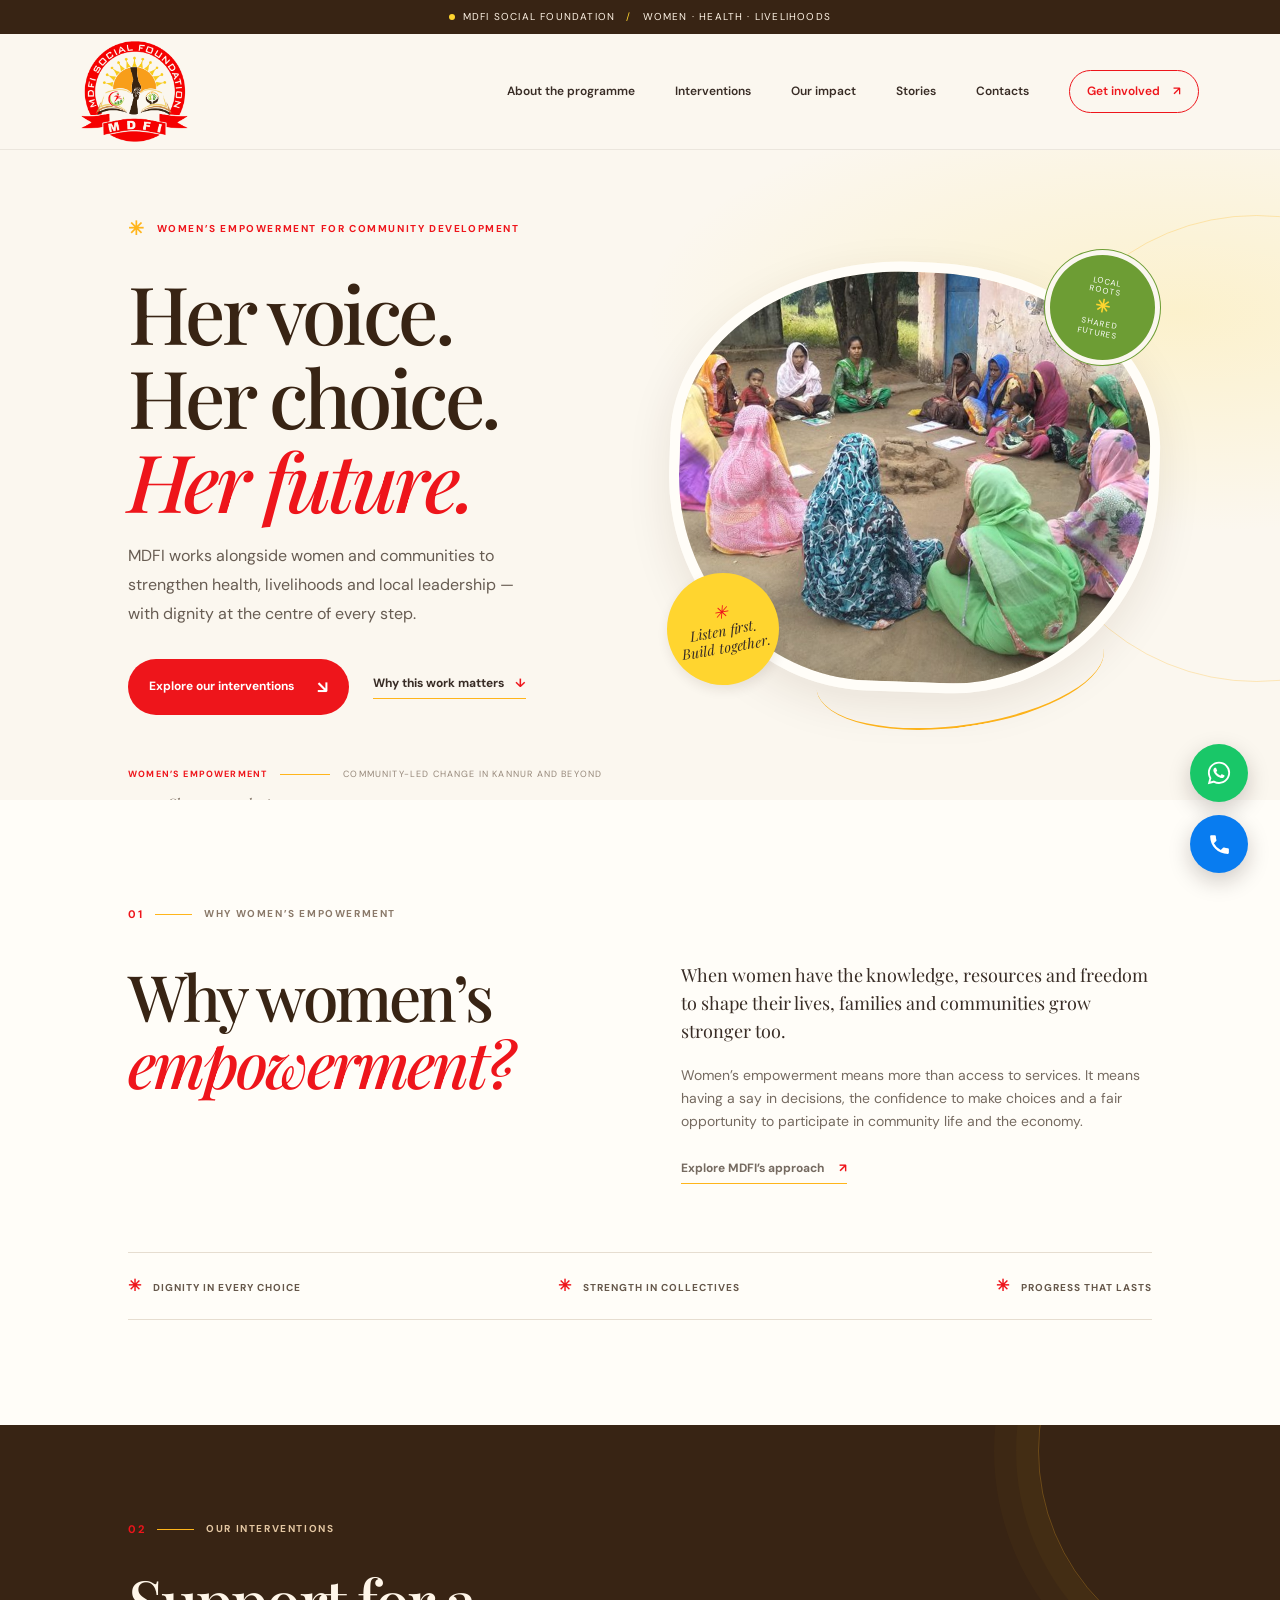
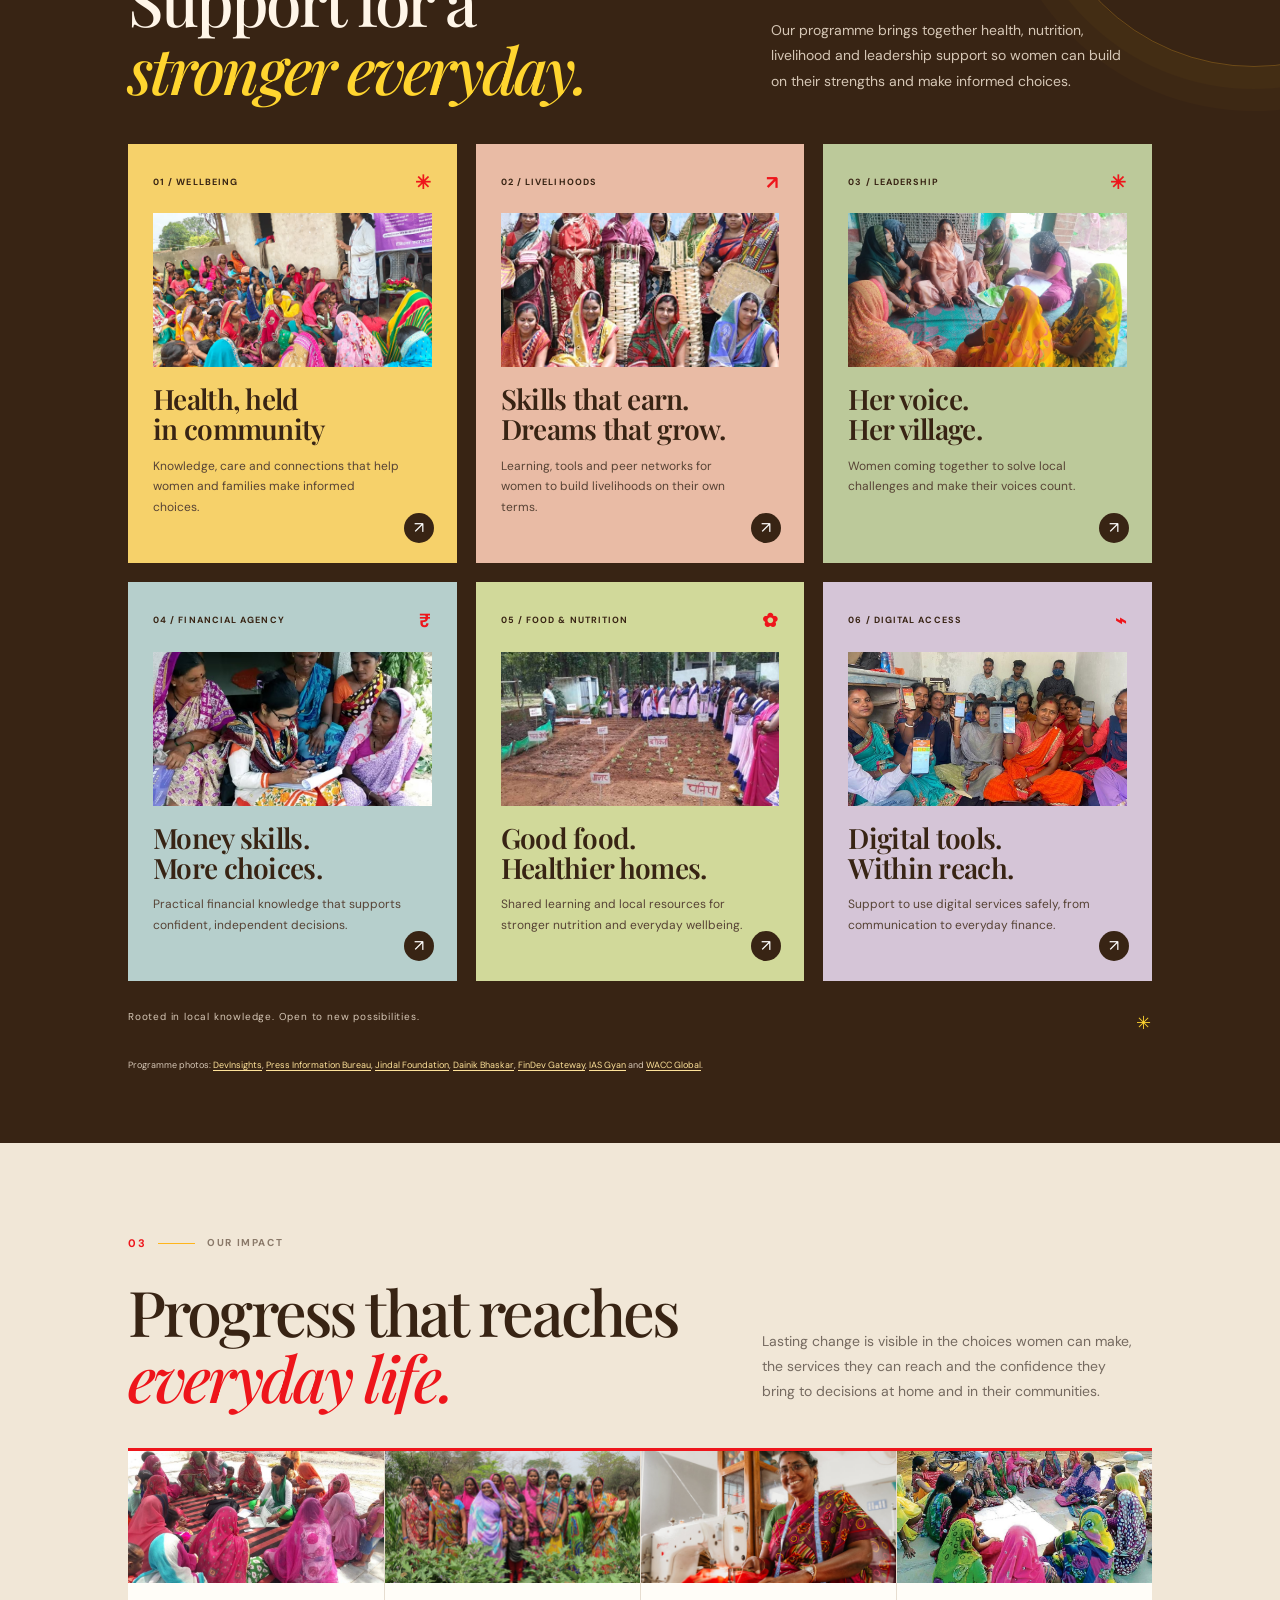
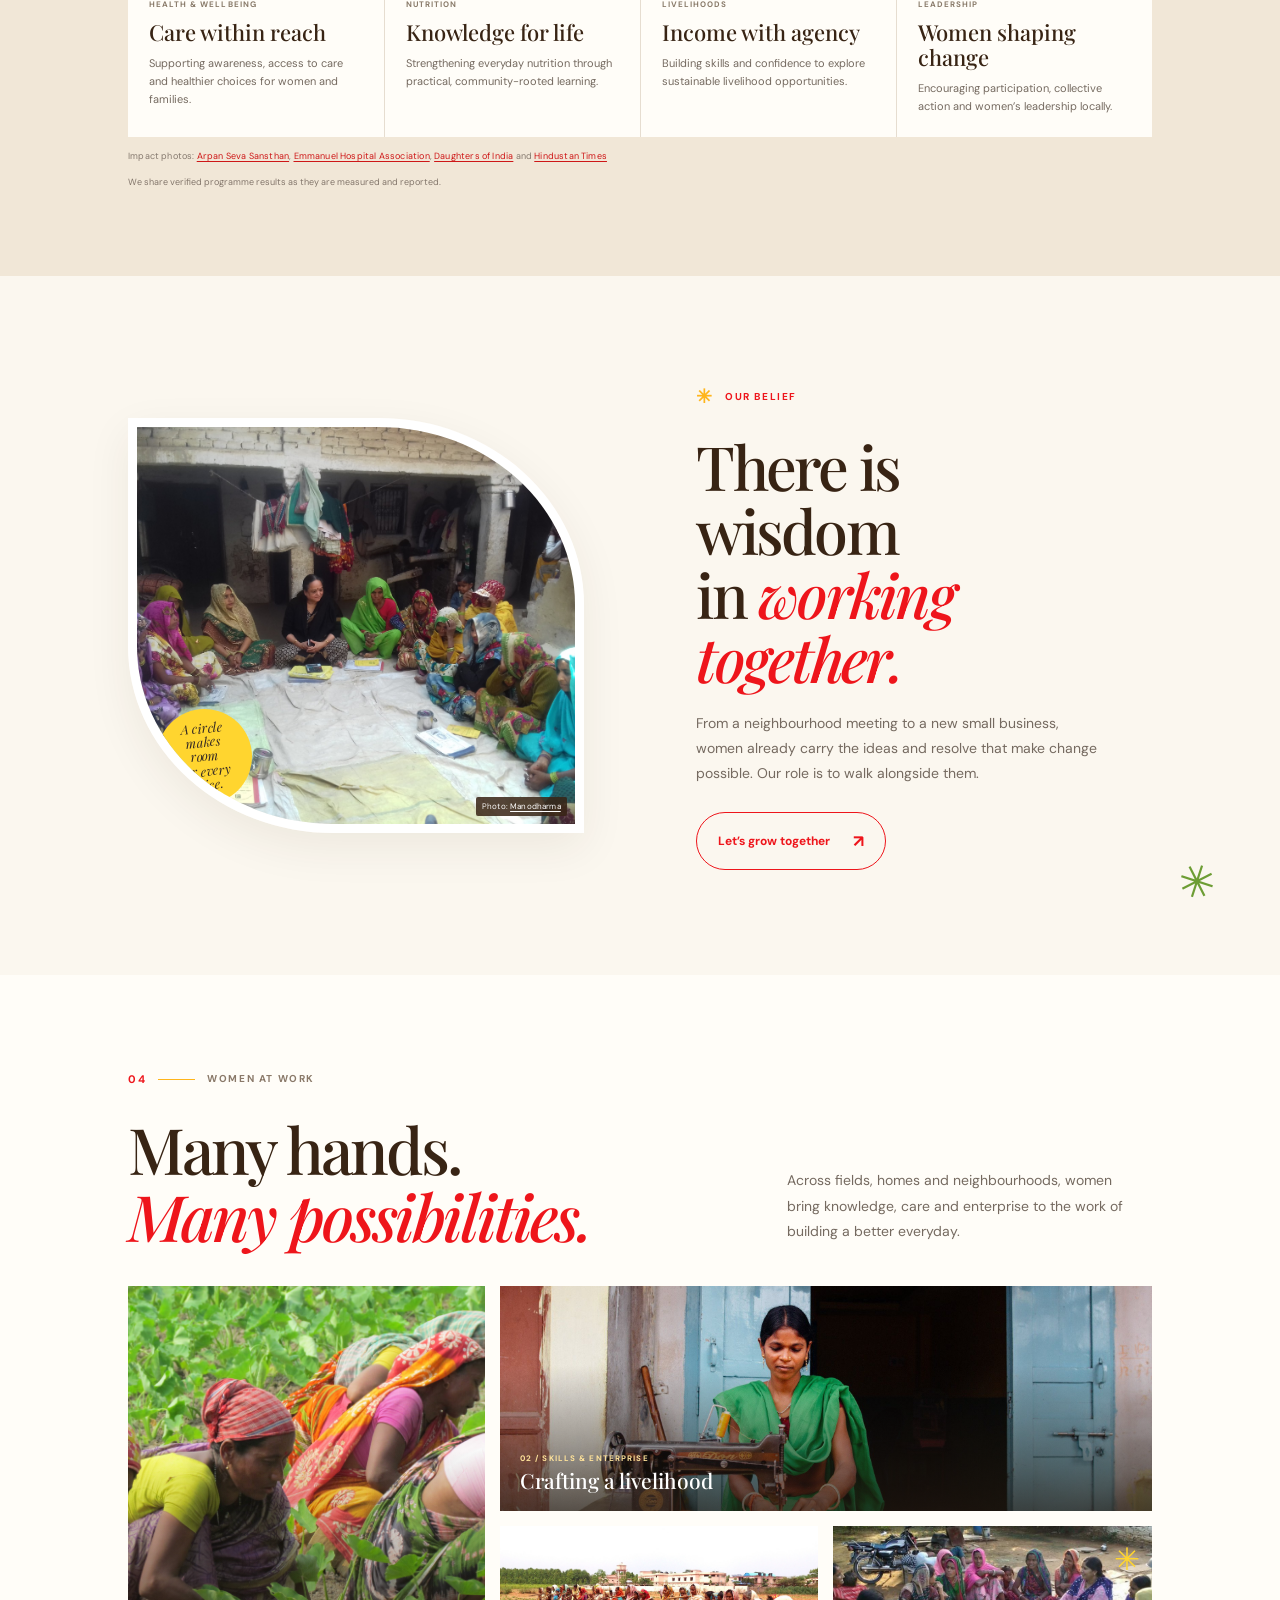
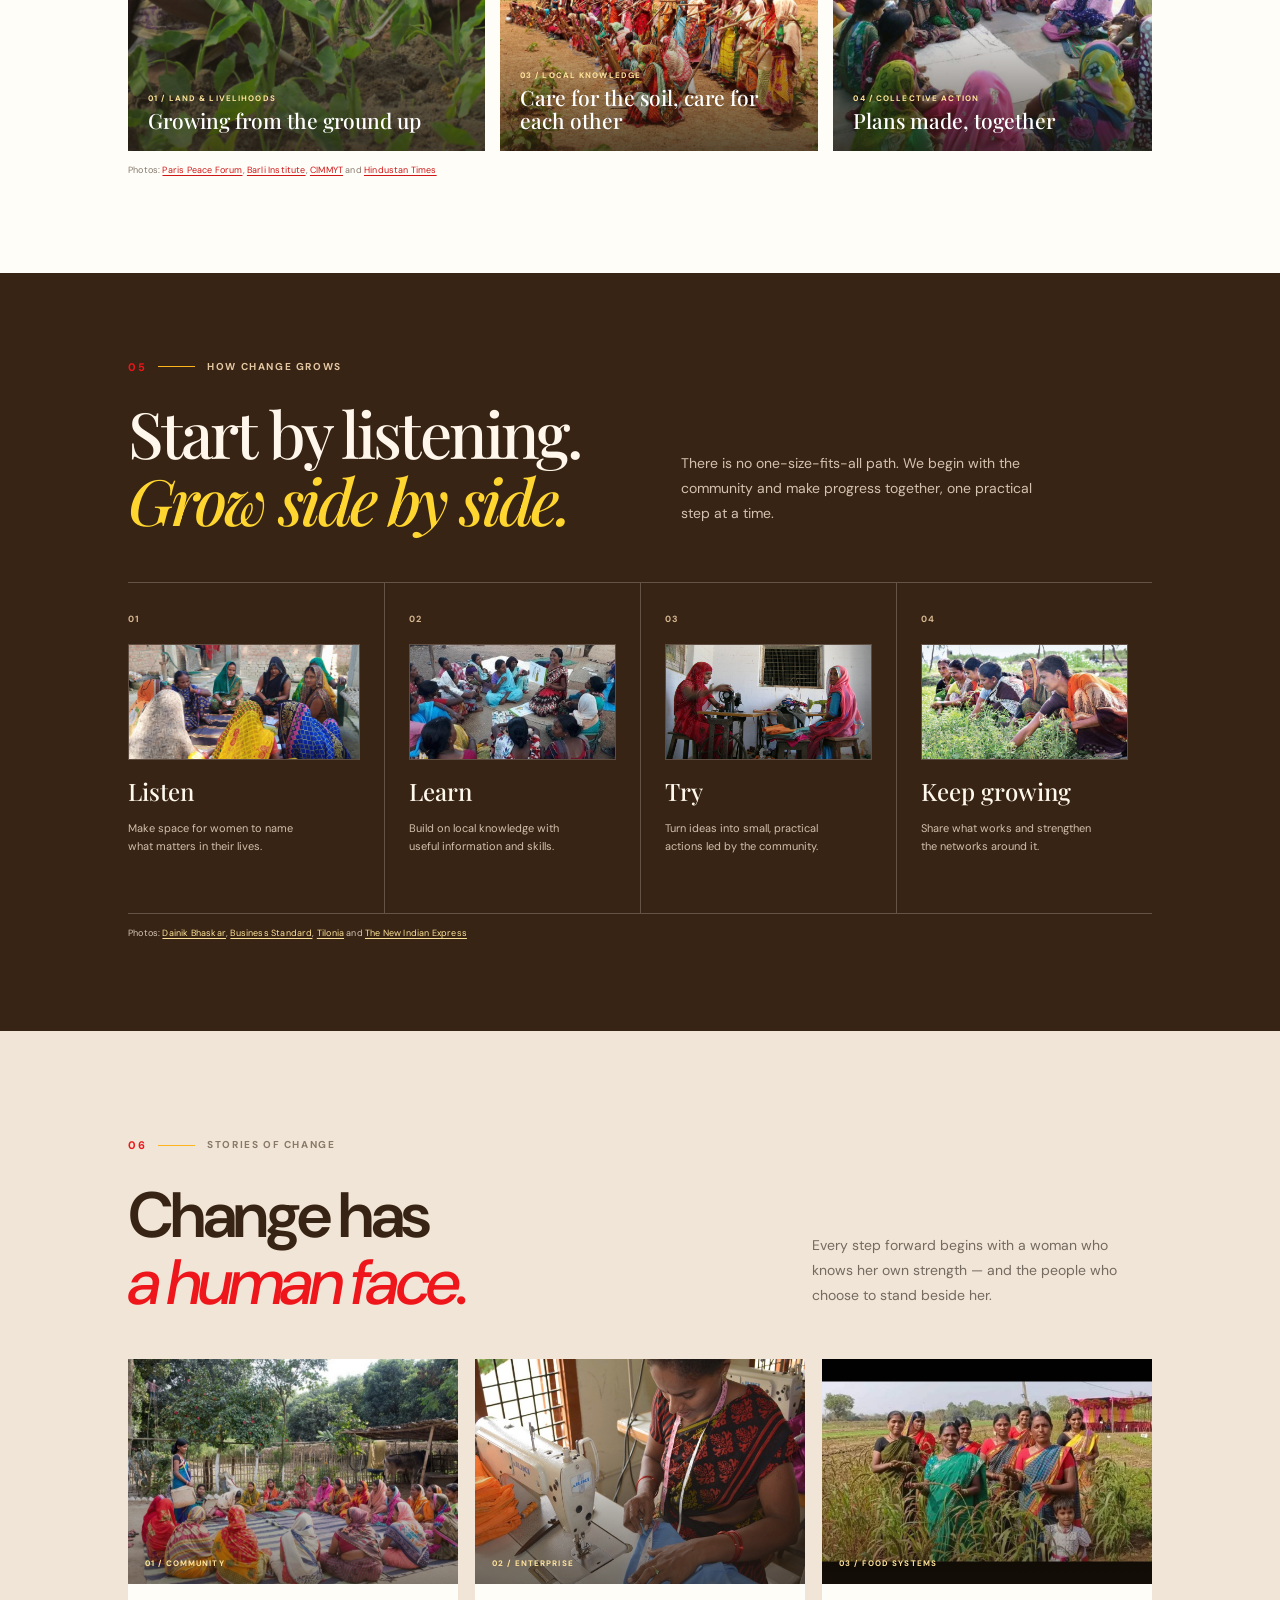
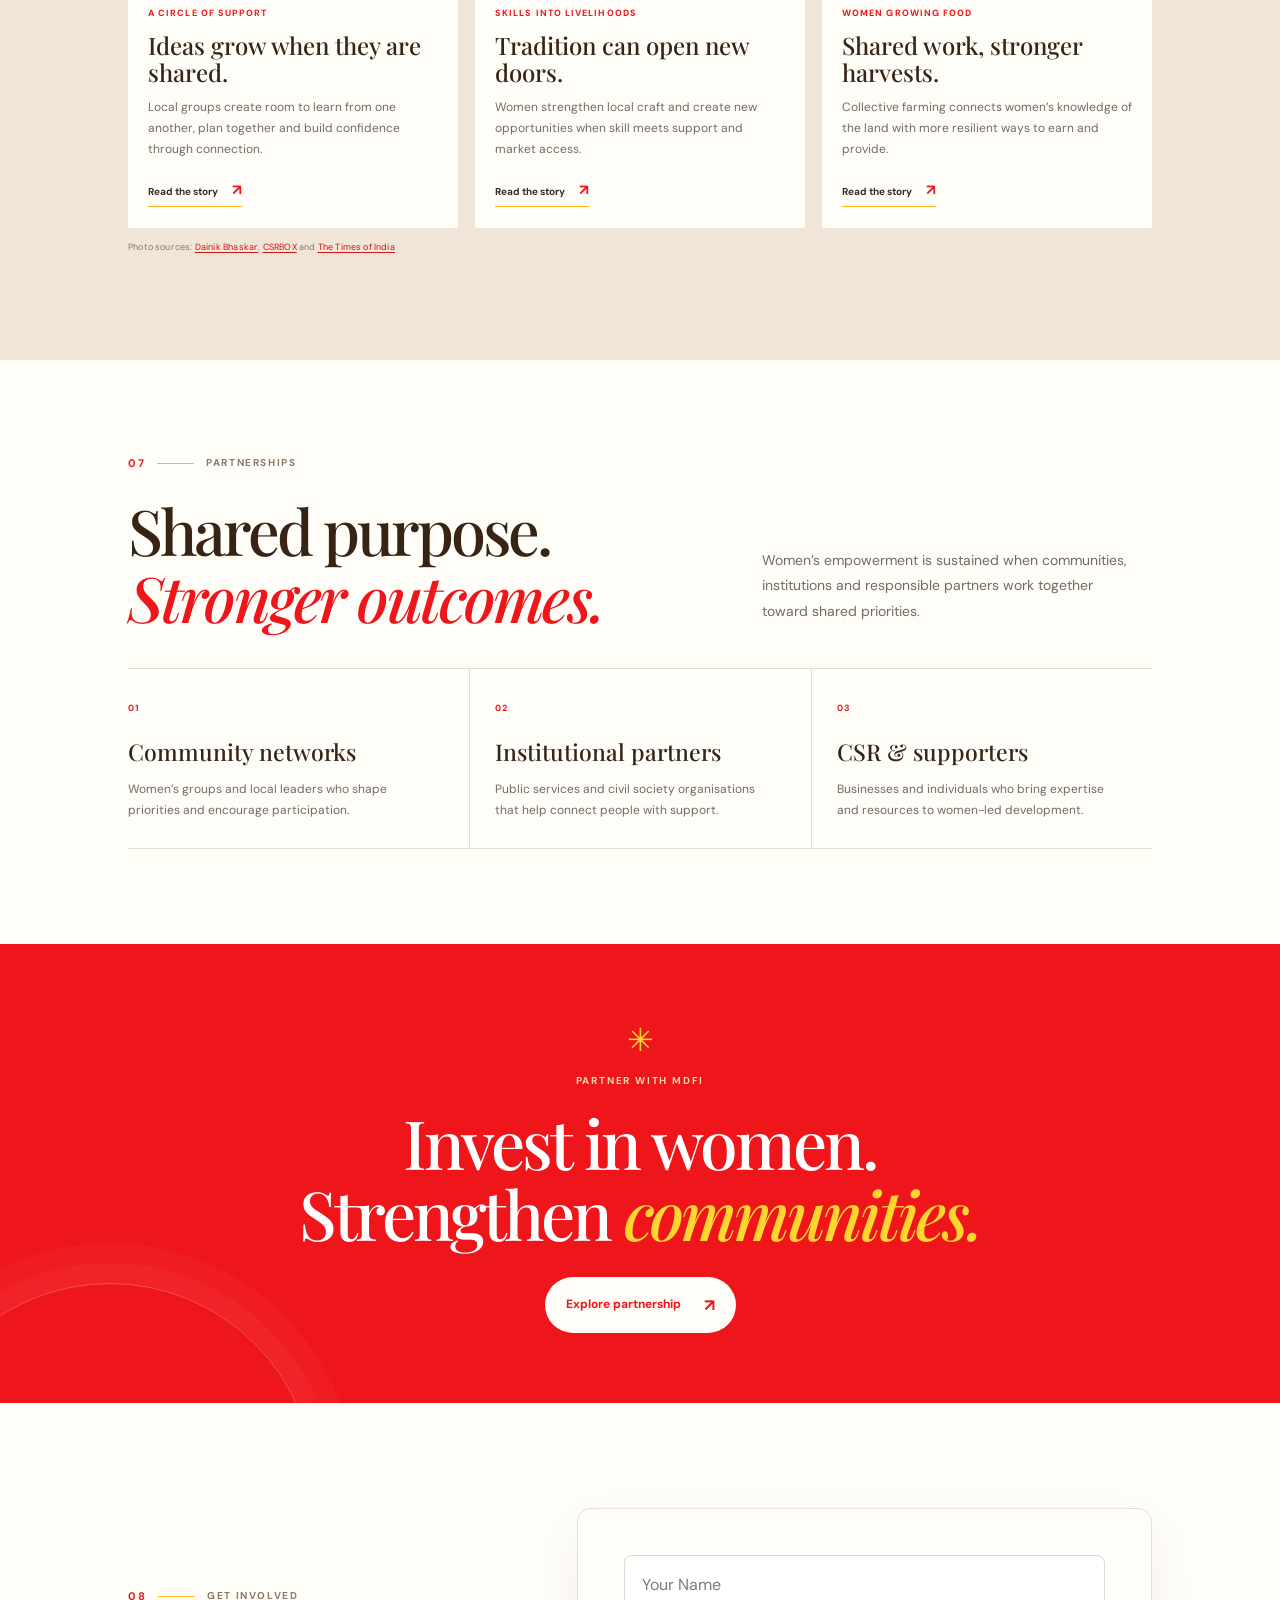
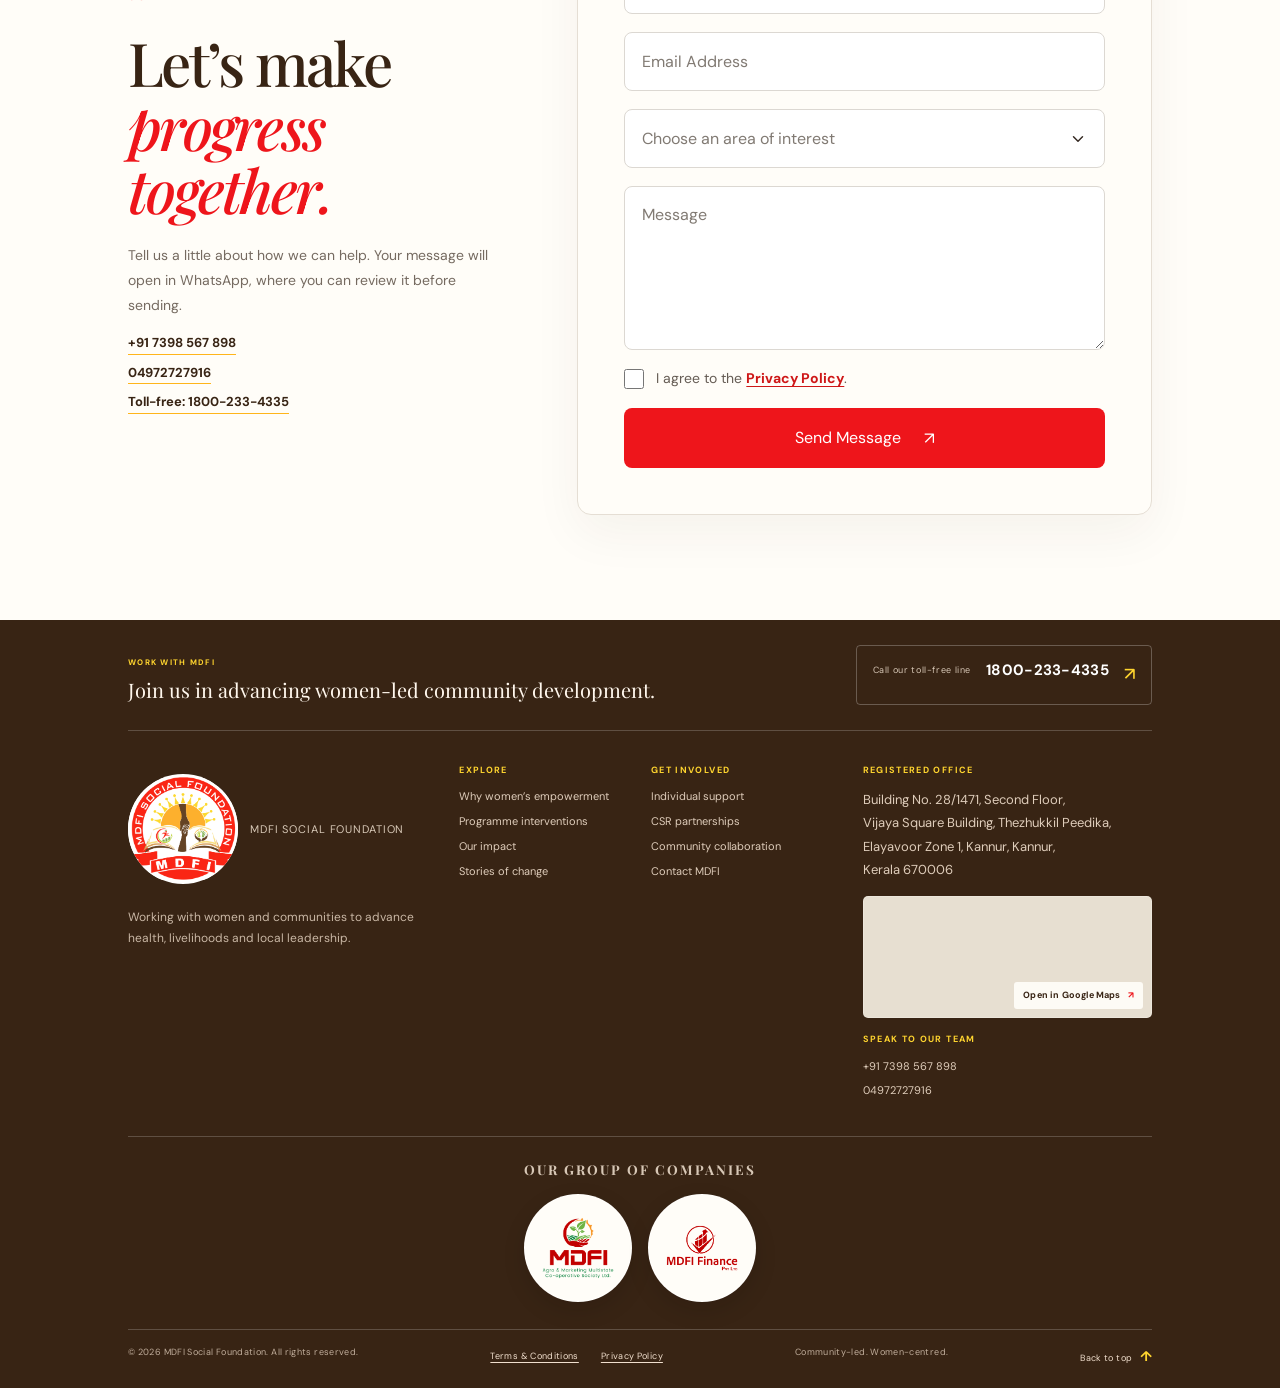
<file: index.html>
<!doctype html>
<html lang="en">
<head>
  <meta charset="utf-8">
  <meta name="viewport" content="width=device-width, initial-scale=1, viewport-fit=cover">
  <meta name="theme-color" content="#fbf7ef">
  <meta name="description" content="Learn how MDFI Social Foundation supports women’s health, livelihoods and local leadership through community-led development.">
  <title>MDFI Social Foundation</title>
  <link rel="preconnect" href="https://fonts.googleapis.com">
  <link rel="preconnect" href="https://fonts.gstatic.com" crossorigin>
  <link href="https://fonts.googleapis.com/css2?family=DM+Sans:wght@400;500;600;700&family=Playfair+Display:wght@500;600;700&display=swap" rel="stylesheet">
  <link rel="stylesheet" href="styles.css">
  <link rel="stylesheet" href="footer.css">
  <link rel="stylesheet" href="photos.css">
  <link rel="stylesheet" href="contact-form.css">
  <link rel="stylesheet" href="header-logo.css">
  <link rel="stylesheet" href="floating-contact.css">
  <link rel="stylesheet" href="mobile.css">
</head>
<body>
  <div class="announcement"><span class="sun-dot"></span> MDFI SOCIAL FOUNDATION <span class="announcement-divider">/</span> WOMEN · HEALTH · LIVELIHOODS</div>
  <header class="site-header">
    <a class="brand" href="#top" aria-label="MDFI home"><img src="assets/mdfi-logo.png" alt="MDFI Social Foundation logo"></a>
    <button class="menu-toggle" aria-expanded="false" aria-controls="main-nav" aria-label="Open navigation"><span></span><span></span></button>
    <nav id="main-nav" class="main-nav" aria-label="Main navigation">
      <a href="#why">About the programme</a>
      <a href="#work">Interventions</a>
      <a href="#impact">Our impact</a>
      <a href="#stories">Stories</a>
      <a href="#footer-speak-to-team">Contacts</a>
      <a class="nav-cta" href="#connect">Get involved <span aria-hidden="true">↗</span></a>
    </nav>
  </header>

  <main id="top">
    <section class="hero">
      <div class="hero-copy">
        <p class="eyebrow"><span class="eyebrow-mark">✳</span> WOMEN’S EMPOWERMENT FOR COMMUNITY DEVELOPMENT</p>
        <h1>Her voice.<br>Her choice.<br><em>Her future.</em></h1>
        <p class="hero-intro">MDFI works alongside women and communities to strengthen health, livelihoods and local leadership — with dignity at the centre of every step.</p>
        <div class="hero-actions"><a class="button button-red" href="#work">Explore our interventions <span>↘</span></a><a class="text-link" href="#why">Why this work matters <span>↓</span></a></div>
        <div class="hero-note"><span class="note-sun">✳</span><span>Change grows best<br>when it grows together.</span></div>
      </div>
      <div class="hero-art" aria-label="Women gathered together in a village courtyard">
        <div class="hero-photo"><img src="assets/images/women-collective.jpg" alt="Women meeting in a village courtyard, sharing ideas and planning together" fetchpriority="high"></div>
        <div class="photo-caption"><span class="caption-symbol">✳</span><span>Listen first.<br>Build together.</span></div>
        <div class="round-stamp"><span>LOCAL<br>ROOTS</span><b>✳</b><span>SHARED<br>FUTURES</span></div>
        <div class="hero-squiggle" aria-hidden="true"></div>
      </div>
      <div class="hero-bottom"><span>WOMEN’S EMPOWERMENT</span><span class="bottom-line"></span><span>Community-led change in Kannur and beyond</span></div>
    </section>

    <section id="why" class="manifesto section-pad">
      <div class="section-kicker"><span>01</span><span class="rule"></span><span>WHY WOMEN’S EMPOWERMENT</span></div>
      <div class="manifesto-grid">
        <h2>Why women’s<br><em>empowerment?</em></h2>
        <div class="manifesto-copy"><p class="lead">When women have the knowledge, resources and freedom to shape their lives, families and communities grow stronger too.</p><p>Women’s empowerment means more than access to services. It means having a say in decisions, the confidence to make choices and a fair opportunity to participate in community life and the economy.</p><a class="underlined-link" href="#work">Explore MDFI’s approach <span>↗</span></a></div>
      </div>
      <div class="value-strip"><span><i>✳</i> Dignity in every choice</span><span><i>✳</i> Strength in collectives</span><span><i>✳</i> Progress that lasts</span></div>
    </section>

    <section id="work" class="work-section section-pad">
      <div class="work-heading"><div><div class="section-kicker light"><span>02</span><span class="rule"></span><span>OUR INTERVENTIONS</span></div><h2>Support for a<br><em>stronger everyday.</em></h2></div><p>Our programme brings together health, nutrition, livelihood and leadership support so women can build on their strengths and make informed choices.</p></div>
      <div class="work-grid">
        <article class="work-card card-saffron"><div class="card-top"><span>01 / WELLBEING</span><span class="card-icon">✳</span></div><div class="card-photo"><img src="assets/images/village-health-conference.jpeg" alt="A health worker speaking with women at a village health conference" loading="lazy"></div><h3>Health, held<br>in community</h3><p>Knowledge, care and connections that help women and families make informed choices.</p><a href="#connect" aria-label="Learn about health in community">↗</a></article>
        <article class="work-card card-rose"><div class="card-top"><span>02 / LIVELIHOODS</span><span class="card-icon">↗</span></div><div class="card-photo"><img src="assets/images/women-basket-artisans.webp" alt="Women artisans presenting handmade baskets" loading="lazy"></div><h3>Skills that earn.<br>Dreams that grow.</h3><p>Learning, tools and peer networks for women to build livelihoods on their own terms.</p><a href="#connect" aria-label="Learn about skills and livelihoods">↗</a></article>
        <article class="work-card card-green"><div class="card-top"><span>03 / LEADERSHIP</span><span class="card-icon">✳</span></div><div class="card-photo"><img src="assets/images/shg-jaunpur-meeting.jpg" alt="A self-help group leader guiding a discussion with women in her village" loading="lazy"></div><h3>Her voice.<br>Her village.</h3><p>Women coming together to solve local challenges and make their voices count.</p><a href="#connect" aria-label="Learn about women's local leadership">↗</a></article>
        <article class="work-card card-blue"><div class="card-top"><span>04 / FINANCIAL AGENCY</span><span class="card-icon">₹</span></div><div class="card-photo"><img src="assets/images/financial-learning.avif" alt="A facilitator helping women learn about digital financial services" loading="lazy"></div><h3>Money skills.<br>More choices.</h3><p>Practical financial knowledge that supports confident, independent decisions.</p><a href="#connect" aria-label="Learn about financial agency">↗</a></article>
        <article class="work-card card-lime"><div class="card-top"><span>05 / FOOD & NUTRITION</span><span class="card-icon">✿</span></div><div class="card-photo"><img src="assets/images/nutrition-garden.jpg" alt="Women learning together in a community nutrition garden" loading="lazy"></div><h3>Good food.<br>Healthier homes.</h3><p>Shared learning and local resources for stronger nutrition and everyday wellbeing.</p><a href="#connect" aria-label="Learn about food and nutrition">↗</a></article>
        <article class="work-card card-lavender"><div class="card-top"><span>06 / DIGITAL ACCESS</span><span class="card-icon">⌁</span></div><div class="card-photo"><img src="assets/images/women-digital-learning.jpg" alt="Rural women learning to use smartphones in a digital skills session" loading="lazy"></div><h3>Digital tools.<br>Within reach.</h3><p>Support to use digital services safely, from communication to everyday finance.</p><a href="#connect" aria-label="Learn about digital access">↗</a></article>
      </div>
      <div class="work-footer"><span>Rooted in local knowledge. Open to new possibilities.</span><span class="tiny-flower">✳</span></div>
      <p class="programme-photo-credit">Programme photos: <a href="https://www.devinsights.co.in/blogs/how-shgs-are-empowering-the-rural-women-of-chhattisgarh" target="_blank" rel="noreferrer">DevInsights</a>, <a href="https://www.pib.gov.in/PressReleasePage.aspx?PRID=2170736" target="_blank" rel="noreferrer">Press Information Bureau</a>, <a href="https://jindalfoundation.com/women-empowerment" target="_blank" rel="noreferrer">Jindal Foundation</a>, <a href="https://www.bhaskar.com/local/uttar-pradesh/jaunpur/dobhi/news/self-help-group-meeting-in-panihar-village-of-jaunpur-135936276.html" target="_blank" rel="noreferrer">Dainik Bhaskar</a>, <a href="https://www.findevgateway.org/blog/2018/11/three-steps-closing-indias-gender-gap-digital-financial-services" target="_blank" rel="noreferrer">FinDev Gateway</a>, <a href="https://www.iasgyan.in/daily-current-affairs/poshan-vatika" target="_blank" rel="noreferrer">IAS Gyan</a> and <a href="https://waccglobal.org/beyond-calling-and-messaging-india-project-boosts-digital-literacy-skills-of-rural-women/" target="_blank" rel="noreferrer">WACC Global</a>.</p>
    </section>

    <section id="impact" class="impact-section section-pad">
      <div class="impact-intro"><div><div class="section-kicker"><span>03</span><span class="rule"></span><span>OUR IMPACT</span></div><h2>Progress that reaches<br><em>everyday life.</em></h2></div><p>Lasting change is visible in the choices women can make, the services they can reach and the confidence they bring to decisions at home and in their communities.</p></div>
      <div class="impact-grid">
        <article><img class="impact-photo" src="assets/images/community-meeting.jpg" alt="Women sharing information and support in a village meeting" loading="lazy"><span class="impact-label">HEALTH & WELLBEING</span><h3>Care within reach</h3><p>Supporting awareness, access to care and healthier choices for women and families.</p></article>
        <article><img class="impact-photo" src="assets/images/community-garden-group.jpg" alt="Women gathered around a community vegetable garden" loading="lazy"><span class="impact-label">NUTRITION</span><h3>Knowledge for life</h3><p>Strengthening everyday nutrition through practical, community-rooted learning.</p></article>
        <article><img class="impact-photo" src="assets/images/artisan-sewing.jpg" alt="A woman artisan sewing colorful fabric for her livelihood" loading="lazy"><span class="impact-label">LIVELIHOODS</span><h3>Income with agency</h3><p>Building skills and confidence to explore sustainable livelihood opportunities.</p></article>
        <article><img class="impact-photo" src="assets/images/shg-meeting-2025.jpg" alt="Women taking part in a local self-help group meeting" loading="lazy"><span class="impact-label">LEADERSHIP</span><h3>Women shaping change</h3><p>Encouraging participation, collective action and women’s leadership locally.</p></article>
      </div>
      <p class="photo-credit">Impact photos: <a href="https://arpansevasansthan.org/home/gallery/shg-meeting-women-meeting" target="_blank" rel="noreferrer">Arpan Seva Sansthan</a>, <a href="https://www.usefulgifts.org/products/village-package-champa-district-india" target="_blank" rel="noreferrer">Emmanuel Hospital Association</a>, <a href="https://www.daughtersofindia.net/products/market-bag-fundraiser" target="_blank" rel="noreferrer">Daughters of India</a> and <a href="https://www.hindustantimes.com/ht-insight/governance/shgs-show-the-way-to-bridge-india-s-learning-divide-101764063744617.html" target="_blank" rel="noreferrer">Hindustan Times</a></p>
      <p class="impact-note">We share verified programme results as they are measured and reported.</p>
    </section>

    <section class="interlude section-pad">
      <div class="interlude-image"><img src="assets/images/shg-circle.jpg" alt="Women from a village group learning and making decisions together" loading="lazy"><span class="image-note">A circle makes room<br>for every voice.</span><span class="photo-credit interlude-credit">Photo: <a href="https://www.manodharma.org/ourpartners/2018/9/21/pardada-pardadi-educational-society" target="_blank" rel="noreferrer">Manodharma</a></span></div>
      <div class="interlude-copy"><p class="eyebrow"><span class="eyebrow-mark">✳</span> OUR BELIEF</p><h2>There is wisdom<br>in <em>working together.</em></h2><p>From a neighbourhood meeting to a new small business, women already carry the ideas and resolve that make change possible. Our role is to walk alongside them.</p><a class="button button-outline" href="#connect">Let’s grow together <span>↗</span></a></div>
      <div class="interlude-doodle" aria-hidden="true">✳</div>
    </section>

    <section class="field-notes section-pad" aria-labelledby="field-notes-title">
      <div class="field-notes-head"><div><div class="section-kicker"><span>04</span><span class="rule"></span><span>WOMEN AT WORK</span></div><h2 id="field-notes-title">Many hands.<br><em>Many possibilities.</em></h2></div><p>Across fields, homes and neighbourhoods, women bring knowledge, care and enterprise to the work of building a better everyday.</p></div>
      <div class="photo-grid">
        <figure class="photo-tile photo-tall"><img src="assets/images/women-farmers.jpg" alt="Women farmers planting together in a green field" loading="lazy"><figcaption><span>01 / LAND & LIVELIHOODS</span><b>Growing from the ground up</b></figcaption></figure>
        <figure class="photo-tile photo-wide"><img src="assets/images/barli-tailoring.jpg" alt="A woman learning tailoring skills at a community workshop" loading="lazy"><figcaption><span>02 / SKILLS & ENTERPRISE</span><b>Crafting a livelihood</b></figcaption></figure>
        <figure class="photo-tile"><img src="assets/images/field-work.jpg" alt="Women working together to prepare a field for planting" loading="lazy"><figcaption><span>03 / LOCAL KNOWLEDGE</span><b>Care for the soil, care for each other</b></figcaption></figure>
        <figure class="photo-tile photo-accent"><img src="assets/images/shg-meeting-2017.jpg" alt="Women gathered for a self-help group discussion in Rajasthan" loading="lazy"><figcaption><span>04 / COLLECTIVE ACTION</span><b>Plans made, together</b></figcaption></figure>
      </div>
      <p class="photo-credit">Photos: <a href="https://parispeaceforum.org/projects/agriculture-collectives-of-marginalized-women/" target="_blank" rel="noreferrer">Paris Peace Forum</a>, <a href="https://www.monafoundation.org/barli" target="_blank" rel="noreferrer">Barli Institute</a>, <a href="https://www.cimmyt.org/multimedia/the-transformative-value-of-maize/" target="_blank" rel="noreferrer">CIMMYT</a> and <a href="https://www.hindustantimes.com/india-news/rural-economy-gets-a-boost-as-bank-credit-to-shgs-increase-in-northern-eastern-states/story-ORR3bDtZeoR7ZgD5gWQS4I.html" target="_blank" rel="noreferrer">Hindustan Times</a></p>
    </section>

    <section class="pathway section-pad">
      <div class="pathway-heading"><div class="section-kicker light"><span>05</span><span class="rule"></span><span>HOW CHANGE GROWS</span></div><h2>Start by listening.<br><em>Grow side by side.</em></h2><p>There is no one-size-fits-all path. We begin with the community and make progress together, one practical step at a time.</p></div>
      <div class="pathway-steps">
        <article><span class="step-number">01</span><img class="step-photo" src="assets/images/women-savings-meeting.jpg" alt="A women’s group discussing savings and financial choices" loading="lazy"><h3>Listen</h3><p>Make space for women to name what matters in their lives.</p></article>
        <article><span class="step-number">02</span><img class="step-photo" src="assets/images/shg-training.jpg" alt="A facilitator sharing livelihood ideas with a self-help group" loading="lazy"><h3>Learn</h3><p>Build on local knowledge with useful information and skills.</p></article>
        <article><span class="step-number">03</span><img class="step-photo" src="assets/images/tilonia-tailoring.jpg" alt="Two women practicing tailoring skills side by side" loading="lazy"><h3>Try</h3><p>Turn ideas into small, practical actions led by the community.</p></article>
        <article><span class="step-number">04</span><img class="step-photo" src="assets/images/group-farming.jpg" alt="Women tending a shared garden together" loading="lazy"><h3>Keep growing</h3><p>Share what works and strengthen the networks around it.</p></article>
      </div>
      <p class="photo-credit">Photos: <a href="https://www.bhaskar.com/local/rajasthan/pali/news/added-2-thousand-women-to-self-employment-in-pali-rajasthan-128634140.html" target="_blank" rel="noreferrer">Dainik Bhaskar</a>, <a href="https://www.business-standard.com/article/current-affairs/rajasthan-low-income-women-to-get-uplift-through-self-help-groups-122072800989_1.html" target="_blank" rel="noreferrer">Business Standard</a>, <a href="https://www.tilonia.com/products/becomeafriendoftilonia" target="_blank" rel="noreferrer">Tilonia</a> and <a href="https://www.newindianexpress.com/states/karnataka/2020/Jul/06/thousands-of-rural-women-from-self-help-groups-fear-bleak-future-amid-covid-19-crisis-2166214.html" target="_blank" rel="noreferrer">The New Indian Express</a></p>
    </section>

    <section id="stories" class="stories-section section-pad">
      <div class="stories-head"><div><div class="section-kicker"><span>06</span><span class="rule"></span><span>STORIES OF CHANGE</span></div><h2>Change has<br><em>a human face.</em></h2></div><p>Every step forward begins with a woman who knows her own strength — and the people who choose to stand beside her.</p></div>
      <div class="story-grid">
        <article class="story-card"><div class="story-card-image"><img src="assets/images/jeevika-group-meeting.png" alt="Women from a rural self-help group gathering to discuss their work" loading="lazy"><span>01 / COMMUNITY</span></div><div class="story-card-copy"><span class="story-tag">A circle of support</span><h3>Ideas grow when they are shared.</h3><p>Local groups create room to learn from one another, plan together and build confidence through connection.</p><a href="#connect" aria-label="Learn more about community groups">Read the story <b>↗</b></a></div></article>
        <article class="story-card"><div class="story-card-image"><img src="assets/images/tailoring-workshop.jpg" alt="A woman building a livelihood with tailoring skills" loading="lazy"><span>02 / ENTERPRISE</span></div><div class="story-card-copy"><span class="story-tag">Skills into livelihoods</span><h3>Tradition can open new doors.</h3><p>Women strengthen local craft and create new opportunities when skill meets support and market access.</p><a href="#connect" aria-label="Learn more about women's enterprise">Read the story <b>↗</b></a></div></article>
        <article class="story-card"><div class="story-card-image"><img src="assets/images/women-harvest-group.jpg" alt="Women sharing the results of their collective farming work" loading="lazy"><span>03 / FOOD SYSTEMS</span></div><div class="story-card-copy"><span class="story-tag">Women growing food</span><h3>Shared work, stronger harvests.</h3><p>Collective farming connects women’s knowledge of the land with more resilient ways to earn and provide.</p><a href="#connect" aria-label="Learn more about collective farming">Read the story <b>↗</b></a></div></article>
      </div>
      <p class="photo-credit">Photo sources: <a href="https://www.bhaskar.com/women/news/jeevikamodel-jeevika-in-bihar-bihar-rural-livelihoods-promotion-society-nitish-kumar-brlps-jeevika-jeevika-didis-128944987.html" target="_blank" rel="noreferrer">Dainik Bhaskar</a>, <a href="https://csrbox.org/India_organization_project_Andhra-Pradesh-Livelihood-Programs_7938" target="_blank" rel="noreferrer">CSRBOX</a> and <a href="https://timesofindia.indiatimes.com/city/hubballi/hubballi-shg-wins-un-award/articleshow/123193432.cms" target="_blank" rel="noreferrer">The Times of India</a></p>
    </section>

    <section class="collaboration-section section-pad">
      <div class="collaboration-head"><div><div class="section-kicker"><span>07</span><span class="rule"></span><span>PARTNERSHIPS</span></div><h2>Shared purpose.<br><em>Stronger outcomes.</em></h2></div><p>Women’s empowerment is sustained when communities, institutions and responsible partners work together toward shared priorities.</p></div>
      <div class="collaboration-grid"><article><span>01</span><h3>Community networks</h3><p>Women’s groups and local leaders who shape priorities and encourage participation.</p></article><article><span>02</span><h3>Institutional partners</h3><p>Public services and civil society organisations that help connect people with support.</p></article><article><span>03</span><h3>CSR & supporters</h3><p>Businesses and individuals who bring expertise and resources to women-led development.</p></article></div>
    </section>

    <section class="closing-band"><div class="closing-flower">✳</div><p>PARTNER WITH MDFI</p><h2>Invest in women.<br>Strengthen <em>communities.</em></h2><a class="button button-light" href="#connect">Explore partnership <span>↗</span></a><div class="closing-decoration" aria-hidden="true"></div></section>

    <section id="connect" class="connect-section section-pad">
      <div class="connect-intro">
        <div class="section-kicker"><span>08</span><span class="rule"></span><span>GET INVOLVED</span></div>
        <h2>Let’s make<br><em>progress together.</em></h2>
        <div class="connect-copy">
          <p>Tell us a little about how we can help. Your message will open in WhatsApp, where you can review it before sending.</p>
          <div id="contact-numbers" class="connect-phones"><a href="tel:+917398567898">+91 7398 567 898</a><a href="tel:+914972727916">04972727916</a><a href="tel:18002334335">Toll-free: 1800-233-4335</a></div>
        </div>
      </div>
      <form id="whatsapp-contact-form" class="contact-form">
        <div class="form-field"><label class="sr-only" for="contact-name">Your name</label><input id="contact-name" name="name" type="text" autocomplete="name" placeholder="Your Name" required></div>
        <div class="form-field"><label class="sr-only" for="contact-email">Email address</label><input id="contact-email" name="email" type="email" autocomplete="email" placeholder="Email Address" required></div>
        <div class="form-field"><label class="sr-only" for="contact-interest">Area of interest</label><select id="contact-interest" name="interest" required><option value="" selected disabled>Choose an area of interest</option><option>Women’s empowerment</option><option>Community development</option><option>Health and wellbeing</option><option>Livelihoods</option><option>CSR or partnership</option><option>Other enquiry</option></select></div>
        <div class="form-field"><label class="sr-only" for="contact-message">Message</label><textarea id="contact-message" name="message" rows="5" placeholder="Message" required></textarea></div>
        <label class="privacy-consent"><input name="privacy-consent" type="checkbox" required><span>I agree to the <a href="privacy.html" target="_blank" rel="noopener">Privacy Policy</a>.</span></label>
        <button class="button button-red contact-submit" type="submit">Send Message <span aria-hidden="true">↗</span></button>
      </form>
    </section>
  </main>

  <footer class="site-footer">
    <div class="footer-connect-strip">
      <div><span>WORK WITH MDFI</span><p>Join us in advancing women-led community development.</p></div>
      <a class="footer-tollfree" href="tel:18002334335"><span>Call our toll-free line</span><strong>1800-233-4335</strong><b aria-hidden="true">↗</b></a>
    </div>
    <div class="footer-main">
      <div class="footer-identity"><a class="footer-brand" href="#top"><img src="assets/mdfi-logo.png" alt="MDFI Social Foundation"><span>MDFI Social Foundation</span></a><p>Working with women and communities to advance health, livelihoods and local leadership.</p></div>
      <div class="footer-column"><h2>Explore</h2><a href="#why">Why women’s empowerment</a><a href="#work">Programme interventions</a><a href="#impact">Our impact</a><a href="#stories">Stories of change</a></div>
      <div class="footer-column"><h2>Get involved</h2><a href="#connect">Individual support</a><a href="#connect">CSR partnerships</a><a href="#connect">Community collaboration</a><a href="#connect">Contact MDFI</a></div>
      <div class="footer-contact"><h2>REGISTERED OFFICE</h2><address>Building No. 28/1471, Second Floor,<br>Vijaya Square Building, Thezhukkil Peedika,<br>Elayavoor Zone 1, Kannur, Kannur,<br>Kerala 670006</address><div class="footer-map-preview"><iframe src="https://www.google.com/maps?q=Vijaya%20Square%20Building%2C%20Thezhukkil%20Peedika%2C%20Elayavoor%20Zone%2C%20Kannur%2C%20Kerala%20670006&output=embed" title="Map showing MDFI Social Foundation's registered office in Kannur" loading="lazy" referrerpolicy="no-referrer-when-downgrade" tabindex="-1" aria-hidden="true"></iframe><a class="footer-map-link" href="https://www.google.com/maps/search/?api=1&amp;query=Building%20No.%2028%2F1471%2C%20Vijaya%20Square%20Building%2C%20Thezhukkil%20Peedika%2C%20Elayavoor%20Zone%2C%20Kannur%2C%20Kerala%20670006%2C%20India" target="_blank" rel="noopener noreferrer" aria-label="Open the MDFI registered office location in Google Maps"><span>Open in Google Maps <b aria-hidden="true">↗</b></span></a></div><h2 id="footer-speak-to-team" class="footer-call-title">Speak to our team</h2><a href="tel:+917398567898">+91 7398 567 898</a><a href="tel:+914972727916">04972727916</a></div>
    </div>
    <section class="footer-group" aria-labelledby="footer-group-title">
      <h2 id="footer-group-title">Our group of companies</h2>
      <div class="footer-group-logos">
        <div class="footer-group-logo"><img src="assets/images/mdfi-agro-logo.png" alt="MDFI Agro and Marketing Multistate Co-operative Society Ltd."></div>
        <div class="footer-group-logo"><img src="assets/images/mdfi-finance-logo.png" alt="MDFI Finance Private Limited"></div>
      </div>
    </section>
    <div class="footer-bottom"><span>© <span id="year"></span> MDFI Social Foundation. All rights reserved.</span><nav class="footer-legal-links" aria-label="Legal information"><a href="terms.html">Terms &amp; Conditions</a><a href="privacy.html">Privacy Policy</a></nav><span>Community-led. Women-centred.</span><a href="#top">Back to top <b aria-hidden="true">↑</b></a></div>
  </footer>
  <div class="floating-contact-actions" aria-label="Quick contact">
    <a class="floating-contact-button floating-whatsapp" href="https://wa.me/917398567898" target="_blank" rel="noopener noreferrer" aria-label="Chat with MDFI on WhatsApp" title="Chat on WhatsApp">
      <svg viewBox="0 0 32 32" aria-hidden="true"><path fill="currentColor" d="M16.02 3.2c-6.98 0-12.66 5.66-12.67 12.63 0 2.23.59 4.4 1.71 6.31L3.25 28.8l6.82-1.79a12.68 12.68 0 0 0 5.94 1.48h.01c6.97 0 12.65-5.67 12.66-12.64A12.55 12.55 0 0 0 24.96 6.9a12.57 12.57 0 0 0-8.94-3.7Zm0 23.14h-.01a10.5 10.5 0 0 1-5.35-1.46l-.38-.22-4.05 1.06 1.08-3.95-.25-.4a10.46 10.46 0 0 1-1.61-5.54c0-5.83 4.74-10.56 10.58-10.56 2.82 0 5.47 1.1 7.46 3.1a10.5 10.5 0 0 1 3.09 7.47c0 5.83-4.74 10.57-10.56 10.57Zm5.8-7.92c-.32-.16-1.9-.94-2.2-1.05-.3-.11-.5-.16-.71.16-.21.32-.82 1.05-1 1.26-.18.21-.37.24-.68.08-.32-.16-1.35-.5-2.57-1.59-.95-.84-1.59-1.88-1.78-2.2-.19-.32-.02-.49.14-.65.14-.14.32-.37.47-.55.16-.18.21-.32.32-.53.1-.21.05-.4-.03-.56-.08-.16-.71-1.72-.98-2.35-.26-.62-.52-.54-.71-.55h-.6c-.21 0-.55.08-.84.4-.29.32-1.1 1.08-1.1 2.64s1.12 3.06 1.27 3.27c.16.21 2.2 3.36 5.32 4.71.74.32 1.32.52 1.77.67.75.24 1.43.2 1.97.12.6-.09 1.9-.77 2.17-1.51.27-.74.27-1.38.19-1.51-.08-.13-.29-.21-.61-.37Z"/></svg>
    </a>
    <a class="floating-contact-button floating-phone" href="tel:18002334335" aria-label="Call MDFI toll-free at 1800-233-4335" title="Call toll-free: 1800-233-4335">
      <svg viewBox="0 0 24 24" aria-hidden="true"><path fill="currentColor" d="M6.62 10.79a15.05 15.05 0 0 0 6.59 6.59l2.2-2.2a1 1 0 0 1 1.02-.24c1.12.37 2.33.57 3.57.57a1 1 0 0 1 1 1V20a1 1 0 0 1-1 1C10.61 21 3 13.39 3 4a1 1 0 0 1 1-1h3.5a1 1 0 0 1 1 1c0 1.25.2 2.45.57 3.57a1 1 0 0 1-.25 1.02l-2.2 2.2Z"/></svg>
    </a>
  </div>
  <script src="script.js"></script>
</body>
</html>
</file>
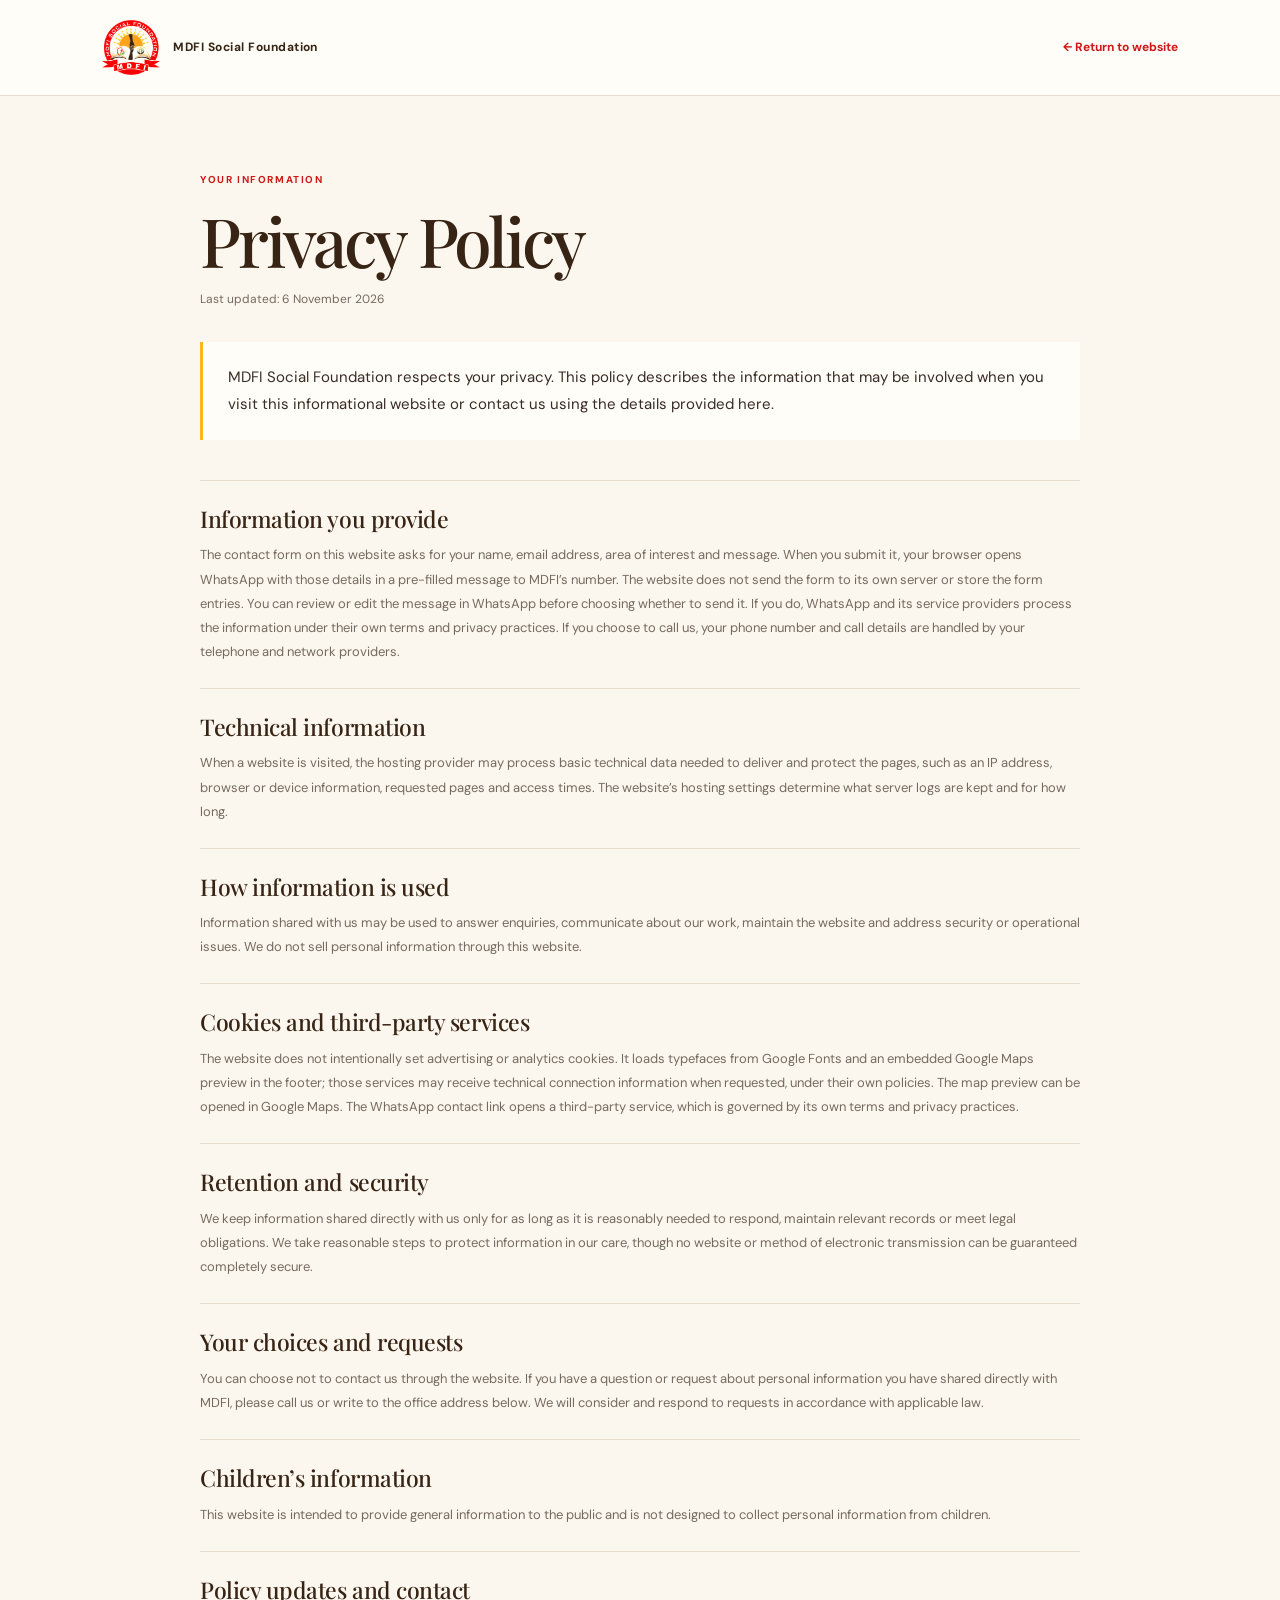
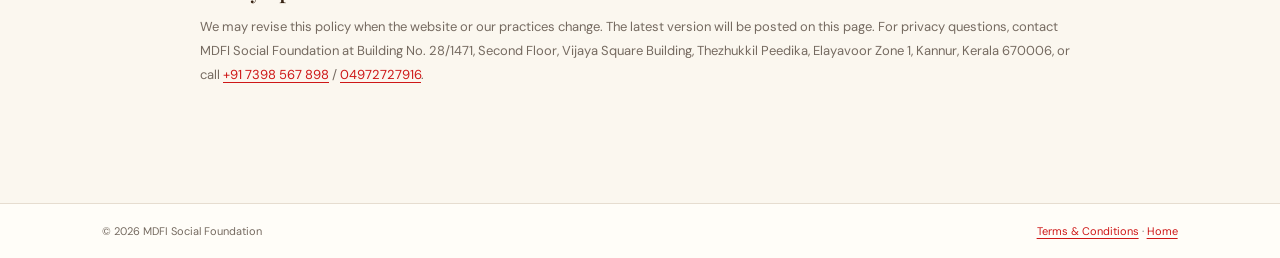
<file: privacy.html>
<!doctype html>
<html lang="en">
<head>
  <meta charset="utf-8">
  <meta name="viewport" content="width=device-width, initial-scale=1">
  <meta name="theme-color" content="#fbf7ef">
  <meta name="description" content="Privacy policy for the MDFI Social Foundation website.">
  <title>Privacy Policy | MDFI Social Foundation</title>
  <link rel="preconnect" href="https://fonts.googleapis.com">
  <link rel="preconnect" href="https://fonts.gstatic.com" crossorigin>
  <link href="https://fonts.googleapis.com/css2?family=DM+Sans:wght@400;500;600;700&family=Playfair+Display:wght@500;600;700&display=swap" rel="stylesheet">
  <link rel="stylesheet" href="styles.css">
  <link rel="stylesheet" href="legal.css">
</head>
<body class="legal-page">
  <header class="legal-header">
    <a class="legal-brand" href="index.html"><img src="assets/mdfi-logo.png" alt=""><span>MDFI Social Foundation</span></a>
    <a class="legal-home-link" href="index.html">← Return to website</a>
  </header>
  <main class="legal-main">
    <p class="legal-kicker">Your information</p>
    <h1>Privacy Policy</h1>
    <p class="legal-updated">Last updated: 6 November 2026</p>
    <p class="legal-intro">MDFI Social Foundation respects your privacy. This policy describes the information that may be involved when you visit this informational website or contact us using the details provided here.</p>
    <div class="legal-content">
      <section>
        <h2>Information you provide</h2>
        <p>The contact form on this website asks for your name, email address, area of interest and message. When you submit it, your browser opens WhatsApp with those details in a pre-filled message to MDFI’s number. The website does not send the form to its own server or store the form entries. You can review or edit the message in WhatsApp before choosing whether to send it. If you do, WhatsApp and its service providers process the information under their own terms and privacy practices. If you choose to call us, your phone number and call details are handled by your telephone and network providers.</p>
      </section>
      <section>
        <h2>Technical information</h2>
        <p>When a website is visited, the hosting provider may process basic technical data needed to deliver and protect the pages, such as an IP address, browser or device information, requested pages and access times. The website’s hosting settings determine what server logs are kept and for how long.</p>
      </section>
      <section>
        <h2>How information is used</h2>
        <p>Information shared with us may be used to answer enquiries, communicate about our work, maintain the website and address security or operational issues. We do not sell personal information through this website.</p>
      </section>
      <section>
        <h2>Cookies and third-party services</h2>
        <p>The website does not intentionally set advertising or analytics cookies. It loads typefaces from Google Fonts and an embedded Google Maps preview in the footer; those services may receive technical connection information when requested, under their own policies. The map preview can be opened in Google Maps. The WhatsApp contact link opens a third-party service, which is governed by its own terms and privacy practices.</p>
      </section>
      <section>
        <h2>Retention and security</h2>
        <p>We keep information shared directly with us only for as long as it is reasonably needed to respond, maintain relevant records or meet legal obligations. We take reasonable steps to protect information in our care, though no website or method of electronic transmission can be guaranteed completely secure.</p>
      </section>
      <section>
        <h2>Your choices and requests</h2>
        <p>You can choose not to contact us through the website. If you have a question or request about personal information you have shared directly with MDFI, please call us or write to the office address below. We will consider and respond to requests in accordance with applicable law.</p>
      </section>
      <section>
        <h2>Children’s information</h2>
        <p>This website is intended to provide general information to the public and is not designed to collect personal information from children.</p>
      </section>
      <section>
        <h2>Policy updates and contact</h2>
        <p>We may revise this policy when the website or our practices change. The latest version will be posted on this page. For privacy questions, contact MDFI Social Foundation at Building No. 28/1471, Second Floor, Vijaya Square Building, Thezhukkil Peedika, Elayavoor Zone 1, Kannur, Kerala 670006, or call <a href="tel:+917398567898">+91 7398 567 898</a> / <a href="tel:+914972727916">04972727916</a>.</p>
      </section>
    </div>
  </main>
  <footer class="legal-bottom"><span>© <span id="year"></span> MDFI Social Foundation</span><span><a href="terms.html">Terms &amp; Conditions</a> · <a href="index.html">Home</a></span></footer>
  <script>document.getElementById('year').textContent = new Date().getFullYear();</script>
</body>
</html>
</file>
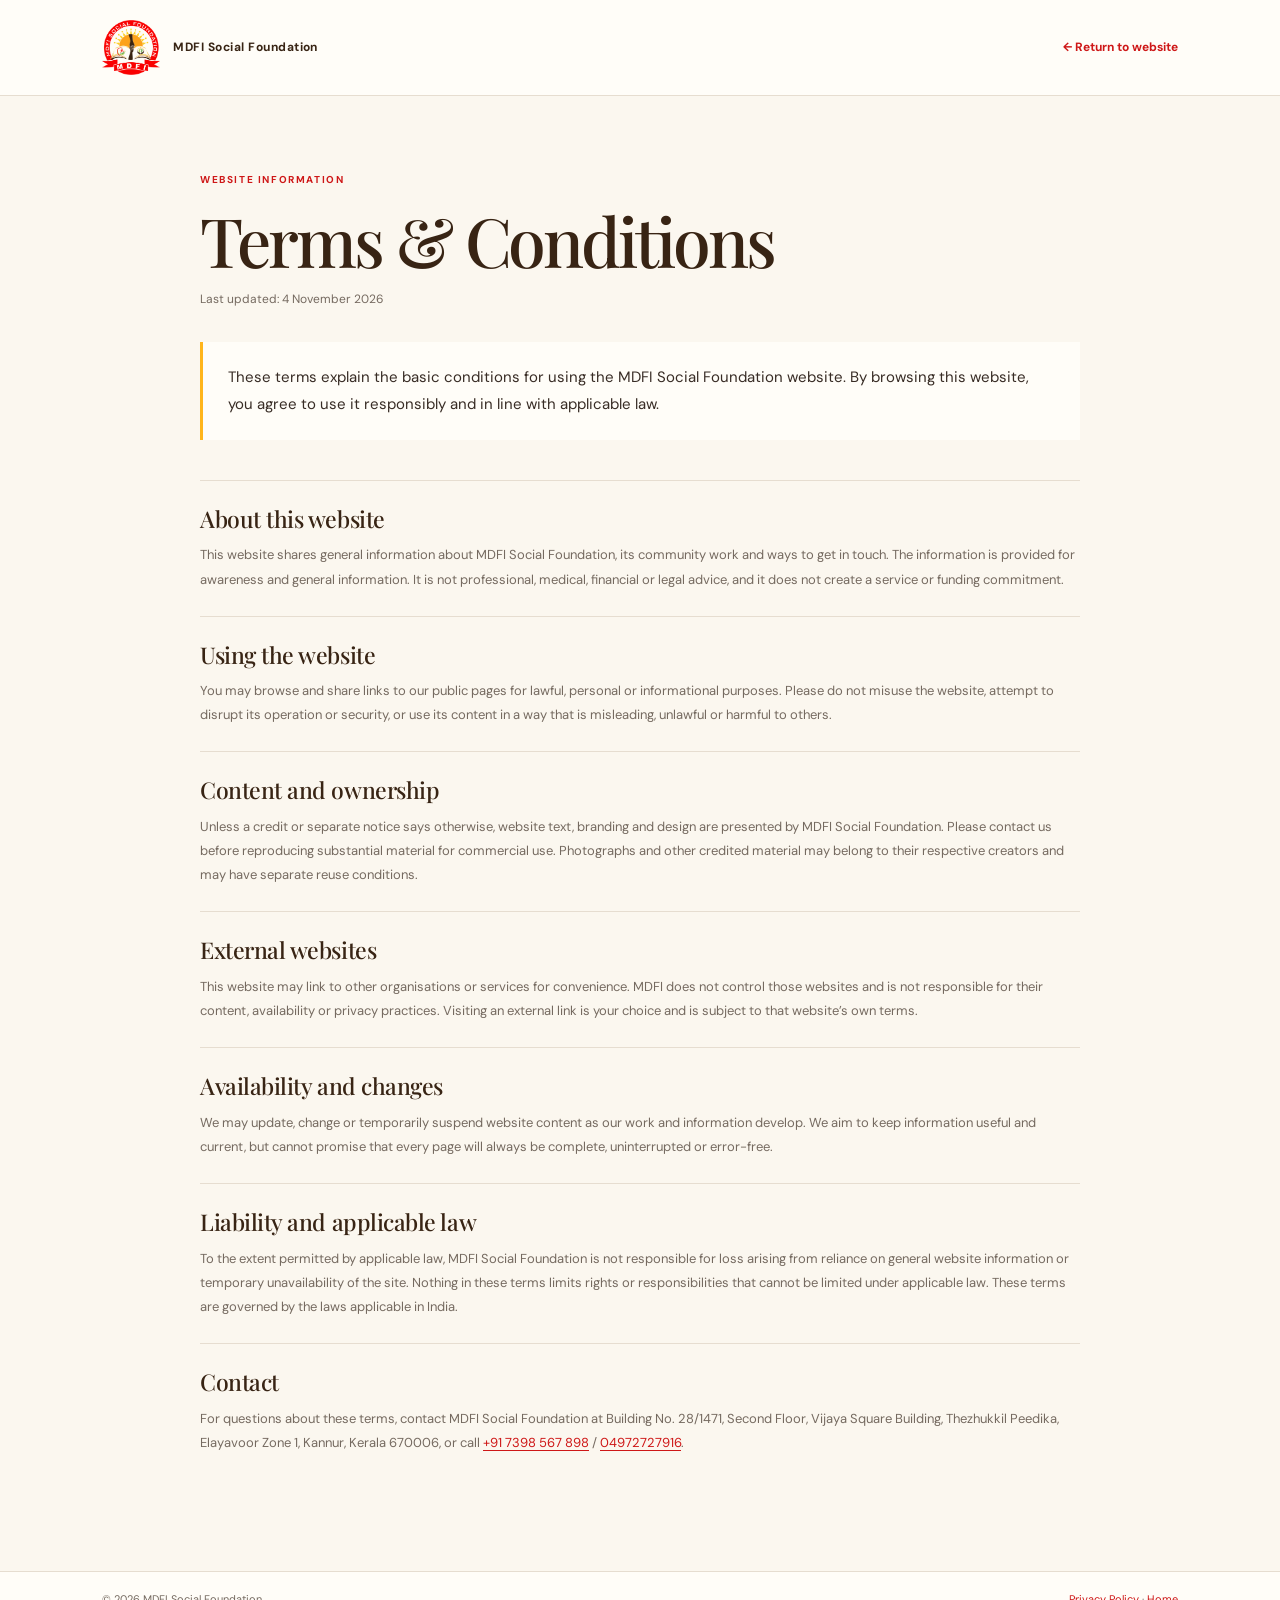
<file: terms.html>
<!doctype html>
<html lang="en">
<head>
  <meta charset="utf-8">
  <meta name="viewport" content="width=device-width, initial-scale=1">
  <meta name="theme-color" content="#fbf7ef">
  <meta name="description" content="Terms and conditions for using the MDFI Social Foundation website.">
  <title>Terms &amp; Conditions | MDFI Social Foundation</title>
  <link rel="preconnect" href="https://fonts.googleapis.com">
  <link rel="preconnect" href="https://fonts.gstatic.com" crossorigin>
  <link href="https://fonts.googleapis.com/css2?family=DM+Sans:wght@400;500;600;700&family=Playfair+Display:wght@500;600;700&display=swap" rel="stylesheet">
  <link rel="stylesheet" href="styles.css">
  <link rel="stylesheet" href="legal.css">
</head>
<body class="legal-page">
  <header class="legal-header">
    <a class="legal-brand" href="index.html"><img src="assets/mdfi-logo.png" alt=""><span>MDFI Social Foundation</span></a>
    <a class="legal-home-link" href="index.html">← Return to website</a>
  </header>
  <main class="legal-main">
    <p class="legal-kicker">Website information</p>
    <h1>Terms &amp; Conditions</h1>
    <p class="legal-updated">Last updated: 4 November 2026</p>
    <p class="legal-intro">These terms explain the basic conditions for using the MDFI Social Foundation website. By browsing this website, you agree to use it responsibly and in line with applicable law.</p>
    <div class="legal-content">
      <section>
        <h2>About this website</h2>
        <p>This website shares general information about MDFI Social Foundation, its community work and ways to get in touch. The information is provided for awareness and general information. It is not professional, medical, financial or legal advice, and it does not create a service or funding commitment.</p>
      </section>
      <section>
        <h2>Using the website</h2>
        <p>You may browse and share links to our public pages for lawful, personal or informational purposes. Please do not misuse the website, attempt to disrupt its operation or security, or use its content in a way that is misleading, unlawful or harmful to others.</p>
      </section>
      <section>
        <h2>Content and ownership</h2>
        <p>Unless a credit or separate notice says otherwise, website text, branding and design are presented by MDFI Social Foundation. Please contact us before reproducing substantial material for commercial use. Photographs and other credited material may belong to their respective creators and may have separate reuse conditions.</p>
      </section>
      <section>
        <h2>External websites</h2>
        <p>This website may link to other organisations or services for convenience. MDFI does not control those websites and is not responsible for their content, availability or privacy practices. Visiting an external link is your choice and is subject to that website’s own terms.</p>
      </section>
      <section>
        <h2>Availability and changes</h2>
        <p>We may update, change or temporarily suspend website content as our work and information develop. We aim to keep information useful and current, but cannot promise that every page will always be complete, uninterrupted or error-free.</p>
      </section>
      <section>
        <h2>Liability and applicable law</h2>
        <p>To the extent permitted by applicable law, MDFI Social Foundation is not responsible for loss arising from reliance on general website information or temporary unavailability of the site. Nothing in these terms limits rights or responsibilities that cannot be limited under applicable law. These terms are governed by the laws applicable in India.</p>
      </section>
      <section>
        <h2>Contact</h2>
        <p>For questions about these terms, contact MDFI Social Foundation at Building No. 28/1471, Second Floor, Vijaya Square Building, Thezhukkil Peedika, Elayavoor Zone 1, Kannur, Kerala 670006, or call <a href="tel:+917398567898">+91 7398 567 898</a> / <a href="tel:+914972727916">04972727916</a>.</p>
      </section>
    </div>
  </main>
  <footer class="legal-bottom"><span>© <span id="year"></span> MDFI Social Foundation</span><span><a href="privacy.html">Privacy Policy</a> · <a href="index.html">Home</a></span></footer>
  <script>document.getElementById('year').textContent = new Date().getFullYear();</script>
</body>
</html>
</file>
<file: styles.css>
:root{--red:#ee151b;--red-deep:#ce1717;--saffron:#ffb51b;--yellow:#ffd52f;--green:#6d9d34;--deep-green:#365438;--brown:#382414;--ink:#382c25;--muted:#756a60;--cream:#fbf7ef;--paper:#fffdf8;--pink:#f2c8b6;--line:#e6ddd0;--display:"Playfair Display",Georgia,serif;--body:"DM Sans",Arial,sans-serif}*{box-sizing:border-box}html{scroll-behavior:smooth}body{margin:0;background:var(--cream);color:var(--ink);font-family:var(--body);font-size:15px;line-height:1.65}a{color:inherit;text-decoration:none}img{display:block;max-width:100%}.announcement{height:34px;background:var(--brown);color:#fff4e6;text-align:center;font-size:10px;letter-spacing:.12em;text-transform:uppercase;display:flex;align-items:center;justify-content:center;gap:8px}.sun-dot{height:6px;width:6px;background:var(--yellow);border-radius:50%}.site-header{height:88px;padding:0 6.3%;display:flex;align-items:center;justify-content:space-between;background:var(--cream);position:sticky;top:0;z-index:10;border-bottom:1px solid rgba(56,36,20,.08)}.brand{width:78px;height:75px;display:flex;align-items:center;overflow:hidden}.brand img{width:74px;height:74px;object-fit:contain;mix-blend-mode:multiply}.main-nav{display:flex;align-items:center;gap:40px;font-size:12px;font-weight:600}.main-nav>a:not(.nav-cta){transition:color .2s}.main-nav>a:hover{color:var(--red)}.nav-cta{border:1px solid var(--red);color:var(--red);padding:11px 17px;border-radius:30px}.nav-cta span{padding-left:10px}.menu-toggle{display:none}.hero{min-height:650px;padding:52px 9% 48px 10%;display:grid;grid-template-columns:1fr 1.02fr;align-items:center;gap:4%;position:relative;overflow:hidden;background:radial-gradient(ellipse at 92% 25%,rgba(255,213,47,.18),transparent 32%),var(--cream)}.hero:before{content:"";position:absolute;width:465px;height:465px;border:1px solid rgba(255,181,27,.27);border-radius:50%;right:-210px;top:65px}.hero-copy{position:relative;z-index:2;padding:6px 0 32px}.eyebrow,.section-kicker{font-size:10px;font-weight:700;letter-spacing:.16em;color:var(--red);display:flex;align-items:center;gap:11px}.eyebrow-mark{font-size:19px;color:var(--saffron)}h1,h2,h3,p{margin-top:0}h1,h2{font-family:var(--display);font-weight:500;letter-spacing:-.045em;line-height:1.05}h1{font-size:clamp(52px,6.25vw,88px);margin:26px 0 20px;color:var(--brown)}h1 em,h2 em{font-weight:500;color:var(--red)}.hero-intro{max-width:400px;font-size:16px;line-height:1.8;color:#675c52}.hero-actions{display:flex;align-items:center;gap:24px;margin-top:30px}.button{display:inline-flex;align-items:center;justify-content:center;gap:23px;padding:14px 21px;border-radius:40px;font-size:12px;font-weight:700;transition:transform .2s,box-shadow .2s}.button:hover{transform:translateY(-2px);box-shadow:0 8px 20px #38241420}.button-red{background:var(--red);color:white}.button-red span,.button-outline span,.button-light span{font-size:17px}.text-link,.underlined-link{font-size:12px;font-weight:700;border-bottom:1px solid var(--saffron);padding-bottom:4px}.text-link span{color:var(--red);padding-left:8px}.hero-note{position:absolute;bottom:-83px;left:5px;display:flex;align-items:center;gap:11px;color:#76685b;font-family:var(--display);font-size:13px;font-style:italic;line-height:1.3}.note-sun{font-size:27px;color:var(--saffron)}.hero-art{position:relative;min-height:510px;display:flex;align-items:center;justify-content:center}.hero-photo{width:min(100%,490px);height:430px;overflow:hidden;position:relative;z-index:1;border-radius:48% 48% 42% 42% / 42% 42% 50% 50%;border:10px solid var(--paper);box-shadow:0 14px 45px #44250e18;transform:rotate(2deg)}.hero-photo:after{content:"";position:absolute;inset:0;background:linear-gradient(0deg,#30190e40,transparent 46%);pointer-events:none}.hero-photo img{width:100%;height:100%;object-fit:cover;object-position:center}.photo-caption{position:absolute;z-index:3;left:1%;bottom:47px;background:var(--yellow);border-radius:50%;height:112px;width:112px;display:grid;place-content:center;text-align:center;font-family:var(--display);font-style:italic;line-height:1.18;font-size:14px;transform:rotate(-10deg);box-shadow:0 5px 12px #38241418}.caption-symbol{font-size:18px;color:var(--red)}.round-stamp{position:absolute;right:2%;top:33px;z-index:2;border-radius:50%;width:105px;height:105px;background:var(--green);color:white;display:flex;flex-direction:column;justify-content:center;align-items:center;text-align:center;font-size:8px;line-height:1.2;letter-spacing:.13em;transform:rotate(11deg);box-shadow:0 0 0 5px var(--cream),0 0 0 6px var(--green)}.round-stamp b{font-size:18px;color:var(--yellow);line-height:1.3}.hero-squiggle{position:absolute;z-index:0;width:290px;height:115px;border-bottom:2px solid var(--saffron);border-radius:0 0 60% 65%;bottom:5px;right:12%;transform:rotate(-9deg)}.hero-bottom{position:absolute;bottom:18px;left:10%;right:9%;display:flex;align-items:center;gap:13px;font-size:9px;letter-spacing:.13em;text-transform:uppercase;color:#958779}.hero-bottom span:first-child{color:var(--red);font-weight:700}.bottom-line{width:50px;height:1px;background:var(--saffron)}.section-pad{padding:105px 10%}.manifesto{background:var(--paper);position:relative}.section-kicker{color:#8a7969;gap:12px}.section-kicker>span:first-child{color:var(--red);font-size:11px}.rule{width:37px;height:1px;background:var(--saffron)}.manifesto-grid{display:grid;grid-template-columns:1fr 1fr;gap:8%;align-items:start;margin-top:39px}.manifesto h2,.work-heading h2,.stories-head h2,.connect-section h2{font-size:clamp(42px,5vw,65px);margin:0;color:var(--brown)}.manifesto-copy{max-width:470px;color:var(--muted)}.manifesto-copy .lead{font-size:18px;line-height:1.55;color:var(--ink);font-family:var(--display)}.manifesto-copy p:not(.lead){font-size:14px}.underlined-link{display:inline-block;margin-top:12px}.underlined-link span{color:var(--red);margin-left:12px}.value-strip{margin-top:68px;padding:20px 0;border-top:1px solid var(--line);border-bottom:1px solid var(--line);display:flex;justify-content:space-between;gap:16px;text-transform:uppercase;font-size:10px;letter-spacing:.1em;font-weight:700;color:#65574a}.value-strip i{font-style:normal;color:var(--red);font-size:16px;margin-right:8px}.work-section{background:var(--brown);color:white;padding-top:95px;padding-bottom:70px;position:relative;overflow:hidden}.work-section:after{content:"";position:absolute;right:-190px;top:-190px;width:430px;height:430px;border:1px solid #fbb42544;border-radius:50%;box-shadow:0 0 0 22px #fbb42508,0 0 0 44px #fbb42507}.light{color:#e4c7a3}.work-heading{position:relative;z-index:1;display:flex;justify-content:space-between;align-items:end;margin-bottom:42px}.work-heading h2{margin-top:29px;color:#fff6e9}.work-heading h2 em{color:var(--yellow)}.work-heading>p{max-width:350px;color:#d6c7b6;font-size:14px;line-height:1.8;margin:0 3% 8px 0}.work-grid{position:relative;z-index:1;display:grid;grid-template-columns:repeat(3,1fr);gap:19px}.work-card{min-height:385px;padding:23px 25px 21px;color:var(--brown);position:relative;overflow:hidden;display:flex;flex-direction:column}.card-saffron{background:#f6d16a}.card-rose{background:#e9bba5}.card-green{background:#bcc99a}.card-top{font-size:9px;letter-spacing:.12em;font-weight:700;display:flex;justify-content:space-between;align-items:center}.card-icon{font-size:19px;color:var(--red)}.card-illustration{height:132px;position:relative;margin:15px 0 8px}.health-illustration .sun{position:absolute;left:20%;top:7px;width:83px;height:83px;background:var(--yellow);border-radius:50%}.leaf{position:absolute;width:50px;height:25px;border-radius:100% 0 100% 0;background:#709839;transform:rotate(-20deg)}.leaf-a{left:43%;top:35px}.leaf-b{left:34%;top:68px;transform:rotate(18deg);background:#50743a}.circle-woman{position:absolute;left:33%;bottom:0;width:60px;height:77px;border-radius:36px 36px 0 0;background:var(--red);color:#ffdb63;font-size:42px;text-align:center;line-height:1.75}.livelihood-illustration .loom{position:absolute;left:27%;top:22px;width:112px;height:94px;border:8px solid #70442e;border-top-width:12px;border-bottom-width:12px;transform:skew(-5deg);background:repeating-linear-gradient(90deg,transparent 0 12px,#f4db8d 12px 17px),repeating-linear-gradient(0deg,transparent 0 14px,#d67143 14px 19px)}.spool{position:absolute;right:22%;top:12px;height:67px;width:24px;background:var(--red);border-radius:5px;box-shadow:0 -7px 0 -2px var(--brown),0 7px 0 -2px var(--brown)}.thread{position:absolute;width:105px;height:80px;border:1px solid var(--red);border-color:var(--red) transparent transparent transparent;border-radius:50%;z-index:1}.thread-1{top:8px;left:43%}.thread-2{top:24px;left:40%;transform:rotate(35deg)}.leadership-illustration .sun{position:absolute;right:20%;top:5px;width:58px;height:58px;background:var(--yellow);border-radius:50%}.figure{position:absolute;bottom:2px;width:31px;border-radius:20px 20px 0 0;background:var(--red)}.figure:before{content:"";position:absolute;top:-22px;left:5px;background:#593b24;width:21px;height:21px;border-radius:50%}.fig-a{height:81px;left:30%;background:#ef6a38}.fig-b{height:105px;left:44%;background:#5e7e3c}.fig-c{height:72px;left:58%;background:#e8aa28}.ground{position:absolute;left:20%;right:13%;bottom:0;border-bottom:4px solid var(--brown);border-radius:50%}.work-card h3{font-family:var(--display);font-size:28px;line-height:1.07;letter-spacing:-.025em;margin:4px 0 12px;font-weight:600}.work-card p{font-size:12px;line-height:1.7;color:#574335;max-width:250px;margin-bottom:25px}.work-card>a{margin-top:auto;position:absolute;right:23px;bottom:20px;width:30px;height:30px;border-radius:50%;background:var(--brown);color:white;display:grid;place-items:center;font-size:16px}.work-footer{margin-top:28px;display:flex;justify-content:space-between;color:#d6c7b6;font-size:10px;letter-spacing:.08em}.tiny-flower{color:var(--yellow);font-size:18px}.interlude{display:grid;grid-template-columns:1fr 1fr;align-items:center;gap:11%;position:relative;overflow:hidden}.interlude-image{height:415px;position:relative;border-radius:0 45% 0 45%;overflow:hidden;border:9px solid white;box-shadow:0 15px 45px #38241412}.interlude-image img{height:100%;width:100%;object-fit:cover}.image-note{position:absolute;bottom:20px;left:20px;background:var(--yellow);padding:12px 17px;border-radius:50%;height:95px;width:95px;display:grid;place-content:center;text-align:center;font-family:var(--display);font-style:italic;font-size:13px;line-height:1.1;transform:rotate(-6deg)}.interlude-copy{max-width:410px}.interlude-copy h2{color:var(--brown);font-size:clamp(42px,4.8vw,61px);margin:21px 0}.interlude-copy>p:not(.eyebrow){font-size:14px;color:var(--muted);line-height:1.8;margin-bottom:26px}.button-outline{border:1px solid var(--red);color:var(--red)}.interlude-doodle{position:absolute;right:5%;bottom:55px;color:var(--green);font-size:45px;transform:rotate(18deg)}.stories-section{background:#f0e5d6}.stories-head{display:flex;justify-content:space-between;align-items:end;margin-bottom:42px}.stories-head h2{margin-top:28px}.stories-head>p{max-width:320px;color:var(--muted);font-size:14px;margin:0 2% 8px 0;line-height:1.8}.story-feature{display:grid;grid-template-columns:1.05fr .95fr;background:var(--paper);min-height:365px}.story-photo{position:relative;min-height:365px;overflow:hidden}.story-photo:after{content:"";position:absolute;inset:45% 0 0;background:linear-gradient(transparent,#25180e71)}.story-photo img{width:100%;height:100%;object-fit:cover;position:absolute;inset:0}.story-photo-label{position:absolute;z-index:1;bottom:20px;left:24px;color:white;font-size:9px;letter-spacing:.15em;font-weight:700}.story-quote{padding:42px 10% 36px;display:flex;flex-direction:column;align-items:flex-start}.quote-mark{font-family:var(--display);font-size:76px;color:var(--red);line-height:.7}.story-quote blockquote{font-family:var(--display);font-size:clamp(23px,2.6vw,34px);line-height:1.25;color:var(--brown);margin:13px 0 25px;letter-spacing:-.02em}.story-byline{display:flex;align-items:center;gap:12px;font-size:11px;font-weight:700;margin-top:auto}.byline-mark{display:grid;place-items:center;width:35px;height:35px;background:var(--yellow);border-radius:50%;color:var(--red);font-size:17px}.story-byline small{font-weight:400;color:var(--muted)}.story-quote .underlined-link{margin-top:20px}.closing-band{background:var(--red);min-height:420px;padding:70px 20px;text-align:center;color:white;position:relative;overflow:hidden}.closing-band>p{font-size:10px;letter-spacing:.18em;font-weight:700;color:#ffd6a8;margin:6px 0 17px}.closing-flower{font-size:32px;color:var(--yellow);position:relative;z-index:1}.closing-band h2{position:relative;z-index:1;font-size:clamp(45px,5.3vw,70px);color:white;margin:0 0 28px}.closing-band h2 em{color:var(--yellow)}.button-light{position:relative;z-index:1;background:var(--paper);color:var(--red)}.closing-decoration{position:absolute;border:1px solid #ffffff40;width:410px;height:410px;border-radius:50%;left:-95px;bottom:-290px;box-shadow:0 0 0 20px #ffffff08,0 0 0 40px #ffffff08}.connect-section{display:grid;grid-template-columns:1fr .8fr;gap:12%;align-items:center;background:var(--paper)}.connect-section h2{font-size:clamp(43px,4.7vw,62px);margin-top:28px}.connect-copy p{color:var(--muted);line-height:1.8;font-size:14px}.small-note{font-size:10px!important;color:#9b8e80!important;margin-top:15px}.site-footer{background:var(--brown);color:#f8eadd;padding:48px 10% 20px}.footer-brand{display:inline-flex;align-items:center;gap:18px;font-size:10px;letter-spacing:.1em;text-transform:uppercase;color:#d7c8b7}.footer-brand img{width:64px;height:64px;object-fit:contain;background:white;border-radius:50%;mix-blend-mode:screen}.footer-links{display:flex;gap:30px;margin:30px 0 40px;font-size:11px}.footer-links a:hover,.footer-bottom a:hover{color:var(--yellow)}.footer-bottom{border-top:1px solid #ffffff2a;padding-top:15px;display:flex;justify-content:space-between;gap:12px;font-size:9px;color:#c0ad9b;letter-spacing:.04em}.footer-bottom b{font-size:14px;color:var(--yellow)}
@media(max-width:900px){.site-header{padding:0 5%;height:76px}.main-nav{gap:22px}.hero{padding-left:7%;padding-right:6%;min-height:600px}.hero-art{min-height:430px}.hero-photo{height:365px}.section-pad{padding:82px 7%}.work-card{padding:18px;min-height:365px}.work-card h3{font-size:24px}.interlude{gap:7%}.interlude-image{height:355px}.site-footer{padding-left:7%;padding-right:7%}}
@media(max-width:680px){.announcement{height:30px;font-size:8px}.site-header{height:68px}.brand,.brand img{width:60px;height:60px}.menu-toggle{display:flex;width:40px;height:40px;background:none;border:1px solid var(--line);border-radius:50%;align-items:center;justify-content:center;flex-direction:column;gap:5px}.menu-toggle span{display:block;width:15px;height:1px;background:var(--brown)}.main-nav{position:absolute;display:none;top:68px;left:0;right:0;padding:17px 7% 22px;background:var(--paper);box-shadow:0 12px 20px #38241412;align-items:stretch;flex-direction:column;gap:0}.main-nav.open{display:flex}.main-nav>a{padding:12px 0;border-bottom:1px solid var(--line)}.main-nav .nav-cta{border:0;padding:14px 0 0}.hero{display:flex;flex-direction:column;align-items:stretch;padding:44px 7% 62px;gap:3px}.hero-copy{padding-bottom:0}.eyebrow{font-size:9px}.hero h1{font-size:clamp(54px,15vw,78px);margin:20px 0 15px}.hero-intro{font-size:14px;max-width:345px}.hero-actions{gap:15px;flex-wrap:wrap;margin-top:22px}.button{padding:12px 16px;gap:14px}.text-link{font-size:11px}.hero-note{display:none}.hero-art{min-height:360px;margin-top:14px}.hero-photo{height:335px;width:90%;border-width:7px}.photo-caption{width:89px;height:89px;left:0;bottom:20px;font-size:12px}.round-stamp{width:80px;height:80px;font-size:7px;right:0;top:10px}.hero-bottom{left:7%;right:7%;bottom:20px;font-size:8px}.hero-bottom .bottom-line{width:25px}.section-pad{padding:68px 7%}.manifesto-grid,.connect-section{grid-template-columns:1fr;gap:25px}.manifesto h2,.work-heading h2,.stories-head h2{font-size:47px}.manifesto-copy .lead{font-size:17px}.value-strip{margin-top:42px;align-items:flex-start;flex-direction:column;gap:12px;padding:17px 0}.work-section{padding-top:68px;padding-bottom:50px}.work-heading{display:block}.work-heading h2{margin-top:20px}.work-heading>p{margin:20px 0 0;max-width:410px}.work-grid{grid-template-columns:1fr;gap:14px}.work-card{min-height:310px;padding:21px}.card-illustration{height:115px;margin:7px 0}.work-card h3{font-size:26px}.work-card p{max-width:280px}.work-footer{font-size:9px}.interlude{grid-template-columns:1fr;gap:36px}.interlude-image{height:350px;width:92%}.interlude-copy{padding-left:3%}.interlude-copy h2{font-size:48px}.stories-head{display:block}.stories-head>p{margin:22px 0 0;max-width:410px}.story-feature{grid-template-columns:1fr}.story-photo{min-height:250px}.story-quote{min-height:300px;padding:34px 8%}.story-quote blockquote{font-size:30px}.closing-band{min-height:380px;padding:65px 18px}.closing-band h2{font-size:49px}.connect-section{gap:25px}.connect-section h2{font-size:48px}.site-footer{padding:38px 7% 17px}.footer-brand{gap:12px}.footer-links{display:grid;grid-template-columns:1fr 1fr;gap:14px;margin:26px 0 30px}.footer-bottom{flex-wrap:wrap;font-size:8px}.footer-bottom>span:nth-child(2){order:3;width:100%}}
@media(prefers-reduced-motion:reduce){html{scroll-behavior:auto}*,*:before,*:after{transition:none!important}}
.card-blue{background:#b6cfcc}.card-lime{background:#d1d99a}.card-lavender{background:#d5c5d7}.money-illustration .coin{position:absolute;display:grid;place-items:center;border-radius:50%;background:var(--yellow);color:var(--brown);font-family:var(--display);font-size:28px;border:2px solid #f7e8a6}.coin-one{width:64px;height:64px;left:26%;top:25px}.coin-two{width:54px;height:54px;left:43%;top:8px;background:#f1b345!important}.coin-three{width:50px;height:50px;left:50%;top:55px;background:#f7d877!important}.coin-pot{position:absolute;left:30%;bottom:0;width:112px;height:42px;background:var(--red);border-radius:10px 10px 42px 42px}.coin-pot:before{content:"";position:absolute;left:18px;right:18px;top:-6px;height:12px;background:var(--brown);border-radius:50%}.nutrition-illustration .bowl{position:absolute;left:27%;bottom:4px;width:130px;height:52px;background:var(--red);border-radius:5px 5px 75px 75px;border-top:8px solid var(--brown)}.fruit{position:absolute;border-radius:50%;width:36px;height:36px;background:var(--saffron);bottom:43px}.fruit-one{left:34%;background:#d74225}.fruit-two{left:45%;bottom:53px;background:#e9a627}.fruit-three{left:53%;background:#709d37}.nutrition-leaf{position:absolute;left:50%;top:9px;width:38px;height:18px;background:#527639;border-radius:100% 0 100% 0;transform:rotate(-24deg)}.phone-frame{position:absolute;left:37%;top:1px;width:62px;height:112px;border:5px solid var(--brown);border-radius:13px;background:#fff6d7;display:flex;align-items:center;flex-direction:column}.phone-frame i{margin-top:13px;width:31px;height:31px;border-radius:50%;background:var(--yellow)}.phone-frame b{font-size:12px;letter-spacing:3px;color:var(--red);margin-top:8px}.signal{position:absolute;left:57%;top:38px;border:2px solid transparent;border-top-color:var(--green);border-radius:50%;transform:rotate(45deg)}.signal-one{width:34px;height:34px}.signal-two{width:53px;height:53px;left:60%;top:26px}.field-notes{background:var(--paper);padding-top:95px;padding-bottom:95px}.field-notes-head{display:flex;justify-content:space-between;align-items:end;gap:8%;margin-bottom:37px}.field-notes-head h2,.pathway-heading h2{font-family:var(--display);font-size:clamp(42px,5vw,64px);font-weight:500;line-height:1.05;letter-spacing:-.045em;color:var(--brown);margin:26px 0 0}.field-notes-head h2 em{color:var(--red)}.field-notes-head>p{max-width:345px;margin:0 2% 5px 0;color:var(--muted);font-size:14px;line-height:1.8}.photo-grid{display:grid;grid-template-columns:1.12fr 1fr 1fr;grid-template-rows:225px 225px;gap:15px}.photo-tile{margin:0;position:relative;overflow:hidden;background:#d8c7ae;min-height:0}.photo-tall{grid-column:1;grid-row:1 / span 2}.photo-wide{grid-column:2 / span 2}.photo-tile img{width:100%;height:100%;object-fit:cover;transition:transform .55s cubic-bezier(.2,.7,.2,1)}.photo-tile:hover img,.story-card:hover .story-card-image img{transform:scale(1.045)}.photo-tile:after{content:"";position:absolute;inset:35% 0 0;background:linear-gradient(transparent,#20170fbb);pointer-events:none}.photo-tile figcaption{position:absolute;bottom:0;left:0;right:0;z-index:1;padding:19px 20px;color:white;display:flex;flex-direction:column;gap:4px}.photo-tile figcaption span,.story-card-image>span{font-size:8px;letter-spacing:.14em;font-weight:700;color:#ffe39a}.photo-tile figcaption b{font-family:var(--display);font-size:21px;font-weight:500;line-height:1.1}.photo-accent:before{content:"✳";position:absolute;right:12px;top:8px;color:var(--yellow);z-index:1;font-size:31px}.photo-credit{font-size:9px;color:#85796e;margin:12px 0 0;letter-spacing:.02em}.photo-credit a{color:var(--red-deep);text-decoration:underline;text-underline-offset:2px}.pathway{background:var(--brown);color:#fff7ec;padding-top:85px;padding-bottom:90px}.pathway-heading{display:grid;grid-template-columns:1fr 1fr;column-gap:8%;align-items:end}.pathway-heading .section-kicker{grid-column:1 / -1}.pathway-heading h2{color:#fff7ec;margin-top:23px}.pathway-heading h2 em{color:var(--yellow)}.pathway-heading>p{max-width:375px;color:#d4c2b0;font-size:14px;line-height:1.8;margin:0 0 7px}.pathway-steps{display:grid;grid-template-columns:repeat(4,1fr);gap:0;margin-top:49px;border-top:1px solid #ffffff38;border-bottom:1px solid #ffffff38}.pathway-steps article{min-height:225px;padding:22px 24px 24px 0;position:relative}.pathway-steps article+article{border-left:1px solid #ffffff38;padding-left:24px}.step-number{font-size:9px;letter-spacing:.13em;color:#d7b893;font-weight:700}.step-icon{display:block;color:var(--yellow);font-size:28px;margin:18px 0 4px}.pathway-steps h3{font-family:var(--display);font-size:24px;font-weight:500;margin:0 0 7px;color:#fff8ed}.pathway-steps p{font-size:11px;line-height:1.7;color:#d2c0ad;max-width:180px;margin:0}.stories-section{background:#f0e5d6}.story-grid{display:grid;grid-template-columns:repeat(3,1fr);gap:17px}.story-card{background:var(--paper);min-width:0;display:flex;flex-direction:column}.story-card-image{height:225px;position:relative;overflow:hidden;background:#d6c5af}.story-card-image:after{content:"";position:absolute;inset:40% 0 0;background:linear-gradient(transparent,#24180d8c)}.story-card-image img{width:100%;height:100%;object-fit:cover;transition:transform .55s cubic-bezier(.2,.7,.2,1)}.story-card-image>span{position:absolute;z-index:1;left:17px;bottom:13px}.story-card-copy{padding:22px 20px 21px;display:flex;flex-direction:column;align-items:flex-start;flex:1}.story-tag{font-size:9px;text-transform:uppercase;letter-spacing:.12em;color:var(--red);font-weight:700}.story-card h3{font-family:var(--display);font-weight:500;font-size:24px;line-height:1.15;color:var(--brown);margin:11px 0 10px}.story-card p{font-size:12px;line-height:1.75;color:var(--muted);margin:0 0 18px}.story-card-copy>a{margin-top:auto;font-size:10px;font-weight:700;border-bottom:1px solid var(--saffron);padding-bottom:4px}.story-card-copy>a b{color:var(--red);font-size:15px;margin-left:12px}
@media(max-width:900px){.photo-grid{grid-template-rows:190px 190px}.pathway-steps{grid-template-columns:repeat(2,1fr)}.pathway-steps article:nth-child(3){border-left:0;border-top:1px solid #ffffff38;padding-left:0}.pathway-steps article:nth-child(4){border-top:1px solid #ffffff38}.story-grid{grid-template-columns:repeat(2,1fr)}.story-card:last-child{grid-column:1 / -1;display:grid;grid-template-columns:1fr 1fr}.story-card:last-child .story-card-image{height:100%;min-height:250px}}
@media(max-width:680px){.field-notes{padding-top:68px;padding-bottom:68px}.field-notes-head{display:block}.field-notes-head h2{font-size:47px}.field-notes-head>p{margin:20px 0 0}.photo-grid{grid-template-columns:1fr 1fr;grid-template-rows:260px 190px 190px;gap:10px}.photo-tall{grid-column:1 / span 2;grid-row:1}.photo-wide{grid-column:1 / span 2}.photo-tile:not(.photo-tall):not(.photo-wide){grid-column:auto}.photo-tile figcaption{padding:12px}.photo-tile figcaption b{font-size:17px}.pathway{padding-top:68px;padding-bottom:68px}.pathway-heading{display:block}.pathway-heading h2{font-size:47px;margin-top:20px}.pathway-heading>p{margin-top:20px}.pathway-steps{margin-top:32px}.pathway-steps article{min-height:205px;padding:18px 12px 18px 0}.pathway-steps article+article{padding-left:14px}.pathway-steps article:nth-child(3){padding-left:0}.pathway-steps h3{font-size:21px}.story-grid{grid-template-columns:1fr;gap:14px}.story-card:last-child{display:flex;grid-column:auto}.story-card:last-child .story-card-image{height:225px;min-height:0}.story-card-image{height:235px}.photo-credit{line-height:1.8}}
.footer-main{display:grid;grid-template-columns:1.15fr .8fr .9fr 1.45fr;gap:34px;align-items:start;padding-bottom:27px}.footer-identity{padding-top:8px}.footer-contact h2,.footer-column h2{font-family:var(--body);font-size:9px;letter-spacing:.15em;text-transform:uppercase;color:var(--yellow);font-weight:700;margin:0 0 13px}.footer-contact address,.footer-contact>a{font-style:normal;font-size:11px;line-height:1.8;color:#dfcdbb}.footer-identity p{max-width:220px;margin:16px 0 0;font-size:11px;line-height:1.75;color:#c9b7a5}.footer-column>a{display:block;width:max-content;max-width:100%;margin:0 0 8px;font-size:11px;color:#dfcdbb}.footer-column>a:hover,.footer-contact a:hover{color:var(--yellow)}.footer-contact>a{display:block;width:max-content;margin:0 0 4px}.footer-call-title{margin-top:17px!important}.footer-bottom{margin-top:0}.footer-bottom>span:nth-child(2){color:#c9b7a5}.announcement-divider{color:var(--yellow);margin:0 3px}.impact-section{background:#f1e7d7;padding-top:91px;padding-bottom:86px}.impact-intro{display:flex;justify-content:space-between;align-items:end;gap:8%;margin-bottom:37px}.impact-intro h2{font-family:var(--display);font-size:clamp(42px,5vw,63px);font-weight:500;line-height:1.05;letter-spacing:-.045em;color:var(--brown);margin:26px 0 0}.impact-intro h2 em{color:var(--red)}.impact-intro>p{max-width:370px;margin:0 2% 6px 0;color:var(--muted);font-size:14px;line-height:1.8}.impact-grid{display:grid;grid-template-columns:repeat(4,1fr);background:var(--paper);border-top:3px solid var(--red)}.impact-grid article{min-height:215px;padding:23px 21px 21px;position:relative}.impact-grid article+article{border-left:1px solid var(--line)}.impact-icon{display:block;font-size:22px;color:var(--red);margin-bottom:16px}.impact-label{font-size:8px;letter-spacing:.13em;font-weight:700;color:#897a69}.impact-grid h3{font-family:var(--display);font-weight:500;font-size:22px;line-height:1.15;color:var(--brown);margin:9px 0}.impact-grid p{font-size:11px;line-height:1.65;color:var(--muted);margin:0}.impact-note{margin:12px 0 0;font-size:9px;color:#83766b}.collaboration-section{background:#fffdf8;padding-top:94px;padding-bottom:95px}.collaboration-head{display:flex;justify-content:space-between;align-items:end;gap:8%;margin-bottom:38px}.collaboration-head h2{font-family:var(--display);font-size:clamp(42px,5vw,63px);font-weight:500;line-height:1.05;letter-spacing:-.045em;color:var(--brown);margin:25px 0 0}.collaboration-head h2 em{color:var(--red)}.collaboration-head>p{max-width:370px;margin:0 2% 6px 0;color:var(--muted);font-size:14px;line-height:1.8}.collaboration-grid{display:grid;grid-template-columns:repeat(3,1fr);border-top:1px solid var(--line);border-bottom:1px solid var(--line)}.collaboration-grid article{padding:25px 25px 27px 0}.collaboration-grid article+article{border-left:1px solid var(--line);padding-left:25px}.collaboration-grid article>span{font-size:9px;color:var(--red);font-weight:700;letter-spacing:.12em}.collaboration-grid h3{font-family:var(--display);font-size:23px;font-weight:500;color:var(--brown);margin:15px 0 8px}.collaboration-grid p{max-width:270px;color:var(--muted);font-size:12px;line-height:1.75;margin:0}.connect-phones{display:flex;flex-direction:column;gap:7px;margin:4px 0 22px}.connect-phones a{font-size:13px;font-weight:700;color:var(--brown);width:max-content;border-bottom:1px solid var(--saffron)}@media(max-width:900px){.footer-main{grid-template-columns:1fr 1fr;gap:30px}.impact-grid{grid-template-columns:repeat(2,1fr)}.impact-grid article:nth-child(3){border-left:0;border-top:1px solid var(--line)}.impact-grid article:nth-child(4){border-top:1px solid var(--line)}.footer-bottom{margin-top:0}}@media(max-width:680px){.impact-section,.collaboration-section{padding-top:68px;padding-bottom:68px}.impact-intro,.collaboration-head{display:block}.impact-intro h2,.collaboration-head h2{font-size:47px}.impact-intro>p,.collaboration-head>p{margin:19px 0 0}.impact-grid{grid-template-columns:1fr}.impact-grid article{min-height:0;padding:20px}.impact-grid article+article{border-left:0;border-top:1px solid var(--line)}.impact-icon{margin-bottom:9px}.collaboration-grid{grid-template-columns:1fr}.collaboration-grid article{padding:20px 0}.collaboration-grid article+article{border-left:0;border-top:1px solid var(--line);padding-left:0}.collaboration-grid h3{margin-top:9px}.footer-main{grid-template-columns:1fr;gap:27px;padding-bottom:25px}.footer-identity{padding-top:0}.footer-contact address,.footer-contact>a{font-size:11px}.footer-bottom{align-items:flex-start;flex-direction:column;gap:8px}.announcement-divider{margin:0}}
</file>
<file: footer.css>
.site-footer {
  padding: 0 10% 20px;
  background: var(--brown);
  color: #f8eadd;
}

.footer-connect-strip {
  display: flex;
  align-items: center;
  justify-content: space-between;
  gap: 25px;
  padding: 25px 0;
  border-bottom: 1px solid #ffffff32;
}

.footer-connect-strip > div > span {
  color: var(--yellow);
  font-size: 8px;
  font-weight: 700;
  letter-spacing: .16em;
}

.footer-connect-strip p {
  margin: 5px 0 0;
  color: #fff7ed;
  font-family: var(--display);
  font-size: 20px;
  line-height: 1.2;
}

.footer-tollfree {
  display: grid;
  grid-template-columns: auto 1fr auto;
  align-items: center;
  gap: 9px 15px;
  min-width: 270px;
  padding: 12px 16px;
  border: 1px solid #ffffff40;
  border-radius: 4px;
}

.footer-tollfree span {
  color: #d7c7b6;
  font-size: 9px;
  letter-spacing: .07em;
}

.footer-tollfree strong {
  color: white;
  font-size: 15px;
  letter-spacing: .02em;
}

.footer-tollfree b {
  grid-column: 3;
  grid-row: 1 / span 2;
  color: var(--yellow);
  font-size: 18px;
  font-weight: 500;
}

.footer-tollfree:hover {
  border-color: var(--yellow);
  background: #ffffff08;
}

.footer-main {
  grid-template-columns: 1.5fr .8fr .9fr 1.45fr;
  gap: 32px;
  padding: 35px 0 31px;
}

.footer-brand {
  gap: 12px;
}

.footer-brand img {
  width: 110px;
  height: 110px;
}

.footer-brand span {
  font-size: 11px;
  letter-spacing: .08em;
}

.footer-identity p {
  max-width: 290px;
  font-size: 12px;
}

.footer-column > a {
  line-height: 1.55;
  transition: color .2s;
}

.footer-contact address {
  font-size: 13px;
  line-height: 1.8;
}

.footer-map-preview {
  position: relative;
  height: 122px;
  margin-top: 14px;
  overflow: hidden;
  border: 1px solid #ffffff38;
  border-radius: 5px;
  background: #e7dfd1;
}

.footer-map-preview iframe {
  width: 100%;
  height: 100%;
  border: 0;
  pointer-events: none;
}

.footer-map-link {
  position: absolute;
  inset: 0;
  display: flex;
  align-items: flex-end;
  justify-content: flex-end;
  padding: 8px;
  color: var(--brown) !important;
}

.footer-map-link span {
  padding: 6px 9px;
  border-radius: 3px;
  background: #fffdf8ed;
  color: var(--brown);
  font-size: 9px;
  font-weight: 700;
  letter-spacing: .02em;
}

.footer-map-link b {
  margin-left: 5px;
  color: var(--red);
}

.footer-map-link:focus-visible {
  outline: 2px solid var(--yellow);
  outline-offset: -3px;
}

.footer-group {
  display: grid;
  justify-items: center;
  gap: 18px;
  padding: 25px 0 27px;
  border-top: 1px solid #ffffff32;
}

.footer-group h2 {
  margin: 0;
  color: #d7c7b6;
  font-size: 13.5px;
  font-weight: 700;
  letter-spacing: .15em;
  text-transform: uppercase;
}

.footer-group-logos {
  display: flex;
  align-items: center;
  justify-content: center;
  gap: 16px;
}

.footer-group-logo {
  width: 108px;
  height: 108px;
  display: flex;
  align-items: center;
  justify-content: center;
  padding: 10px;
  border: 1px solid #ffffffa8;
  border-radius: 50%;
  background: #fffdf8;
  box-shadow: 0 8px 22px #10090022;
}

.footer-group-logo img {
  width: 86%;
  height: 86%;
  object-fit: contain;
  mix-blend-mode: multiply;
}

.footer-call-title {
  margin-top: 17px !important;
}

.footer-bottom {
  margin-top: 0;
  border-top: 1px solid #ffffff32;
  padding-top: 15px;
  font-size: 9px;
}

.footer-bottom a {
  color: #f1dfce;
}

.footer-legal-links {
  display: flex;
  align-items: center;
  gap: 22px;
}

.footer-bottom .footer-legal-links a {
  text-decoration: underline;
  text-underline-offset: 3px;
}

.footer-bottom .footer-legal-links a:hover {
  color: var(--yellow);
}

.footer-bottom a b {
  margin-left: 5px;
  color: var(--yellow);
  font-size: 14px;
}

@media (max-width: 900px) {
  .site-footer {
    padding-right: 7%;
    padding-left: 7%;
  }

  .footer-main {
    grid-template-columns: 1fr 1fr;
    gap: 30px;
  }

  .footer-group {
    justify-items: center;
    gap: 14px;
  }

  .footer-group-logos {
    justify-content: center;
    flex-wrap: wrap;
  }

  .footer-identity {
    grid-row: auto;
  }

  .footer-contact {
    grid-column: auto;
  }
}

@media (max-width: 680px) {
  .site-footer {
    padding: 0 7% 18px;
  }

  .footer-connect-strip {
    align-items: flex-start;
    flex-direction: column;
    gap: 16px;
    padding: 23px 0;
  }

  .footer-connect-strip p {
    font-size: 18px;
  }

  .footer-tollfree {
    width: 100%;
    min-width: 0;
  }

  .footer-main {
    grid-template-columns: 1fr;
    gap: 22px;
    padding: 25px 0;
  }

  .footer-brand {
    gap: 10px;
  }

  .footer-brand img {
    width: 72px;
    height: 72px;
  }

  .footer-brand span {
    font-size: 10px;
  }

  .footer-identity p {
    max-width: 280px;
    margin-top: 11px;
    font-size: 11px;
  }

  .footer-group-logo {
    width: 76px;
    height: 76px;
    padding: 8px;
    box-shadow: 0 4px 12px #10090018;
  }

  .footer-group {
    gap: 12px;
    padding: 19px 0 21px;
  }

  .footer-group-logos {
    gap: 14px;
  }

  .footer-contact address {
    font-size: 12.5px;
  }

  .footer-map-preview {
    height: 150px;
  }

  .footer-contact h2 {
    font-size: 10px;
  }

  .footer-contact > a {
    font-size: 12px;
  }

  .footer-bottom {
    align-items: flex-start;
    flex-direction: column;
    gap: 9px;
    font-size: 10px;
  }

  .footer-legal-links {
    gap: 20px;
  }

  .footer-bottom > span:nth-child(2) {
    order: 0;
    width: auto;
  }
}
</file>
<file: photos.css>
.card-photo {
  width: 100%;
  height: 154px;
  margin: 15px 0 13px;
  overflow: hidden;
  background: #d8c7ae;
}

.card-photo img {
  width: 100%;
  height: 100%;
  object-fit: cover;
  transition: transform .45s ease;
}

.work-card:hover .card-photo img {
  transform: scale(1.035);
}

.programme-photo-credit {
  margin: 18px 0 0;
  color: #d6c7b6;
  font-size: 9px;
  line-height: 1.8;
}

.programme-photo-credit a {
  color: #ffe39a;
  text-decoration: underline;
  text-underline-offset: 2px;
}

.impact-grid article {
  overflow: hidden;
}

.impact-photo {
  display: block;
  width: calc(100% + 42px);
  max-width: none;
  height: 132px;
  margin: -23px -21px 15px;
  object-fit: cover;
}

.impact-label {
  display: block;
}

.pathway-steps article {
  min-height: 330px;
}

.step-photo {
  display: block;
  width: 100%;
  height: 116px;
  margin: 14px 0 12px;
  object-fit: cover;
  border: 1px solid #ffffff30;
}

.step-icon {
  display: none;
}

.interlude-credit {
  position: absolute;
  right: 8px;
  bottom: 8px;
  z-index: 2;
  margin: 0;
  padding: 3px 6px;
  border-radius: 2px;
  background: #382414d9;
  color: #fff;
  font-size: 8px;
}

.interlude-credit a {
  color: #fff;
}

.pathway .photo-credit {
  color: #d6c7b6;
}

.pathway .photo-credit a {
  color: #ffe39a;
}

@media (max-width: 900px) {
  .pathway-steps article {
    min-height: 295px;
  }
}

@media (max-width: 680px) {
  .card-photo {
    height: 190px;
    margin: 12px 0 14px;
  }

  .impact-photo {
    width: calc(100% + 40px);
    height: 175px;
    margin: -20px -20px 15px;
  }

  .pathway-steps article {
    min-height: 0;
    padding-bottom: 22px;
  }

  .step-photo {
    height: 135px;
    margin: 12px 0 11px;
  }
}
</file>
<file: contact-form.css>
.connect-section {
  grid-template-columns: minmax(250px, .78fr) minmax(0, 1.22fr);
  gap: 8%;
  align-items: center;
}

.connect-intro h2 {
  margin: 26px 0 22px;
}

.stories-head h2 {
  font-family: var(--body);
  font-weight: 600;
  letter-spacing: -.055em;
}

.connect-copy p {
  max-width: 360px;
  color: var(--muted);
  font-size: 14px;
  line-height: 1.8;
}

.contact-form {
  display: grid;
  gap: 18px;
  padding: clamp(24px, 4vw, 46px);
  border: 1px solid #e5ded4;
  border-radius: 14px;
  background: var(--paper);
  box-shadow: 0 18px 50px #3824140d;
}

.form-field input,
.form-field select,
.form-field textarea {
  display: block;
  width: 100%;
  min-height: 59px;
  padding: 15px 17px;
  border: 1px solid #dcd8d2;
  border-radius: 8px;
  outline: none;
  background: #fff;
  color: var(--ink);
  font: inherit;
  font-size: 16px;
  transition: border-color .2s, box-shadow .2s;
}

.form-field select {
  appearance: none;
  padding-right: 46px;
  background-image: url("data:image/svg+xml,%3Csvg xmlns='http://www.w3.org/2000/svg' width='18' height='18' viewBox='0 0 24 24' fill='none' stroke='%23382c25' stroke-width='2' stroke-linecap='round' stroke-linejoin='round'%3E%3Cpath d='m6 9 6 6 6-6'/%3E%3C/svg%3E");
  background-repeat: no-repeat;
  background-position: right 17px center;
}

.form-field textarea {
  min-height: 150px;
  resize: vertical;
}

.form-field input::placeholder,
.form-field textarea::placeholder,
.form-field select:invalid {
  color: #817a73;
  opacity: 1;
}

.form-field input:focus,
.form-field select:focus,
.form-field textarea:focus {
  border-color: var(--red);
  box-shadow: 0 0 0 3px #ee151b1a;
}

.privacy-consent {
  display: flex;
  align-items: flex-start;
  gap: 12px;
  color: #655c54;
  font-size: 14px;
  line-height: 1.55;
}

.privacy-consent input {
  width: 20px;
  height: 20px;
  flex: 0 0 auto;
  margin: 1px 0 0;
  accent-color: var(--red);
}

.privacy-consent a {
  color: var(--red-deep);
  font-weight: 700;
  text-decoration: underline;
  text-underline-offset: 3px;
}

.contact-submit {
  width: 100%;
  min-height: 60px;
  border: 0;
  border-radius: 8px;
  cursor: pointer;
  font: inherit;
  font-size: 16px;
}

.sr-only {
  position: absolute;
  width: 1px;
  height: 1px;
  padding: 0;
  overflow: hidden;
  clip: rect(0, 0, 0, 0);
  white-space: nowrap;
  clip-path: inset(50%);
  border: 0;
}

@media (max-width: 900px) {
  .connect-section {
    grid-template-columns: 1fr 1.2fr;
    gap: 5%;
  }
}

@media (max-width: 680px) {
  .connect-section {
    grid-template-columns: 1fr;
    gap: 28px;
  }

  .connect-intro h2 {
    font-size: 47px;
  }

  .contact-form {
    gap: 14px;
    padding: 22px;
  }

  .form-field input,
  .form-field select,
  .form-field textarea {
    font-size: 15px;
  }
}
</file>
<file: header-logo.css>
.site-header {
  height: 116px;
  min-height: 116px;
}

.brand {
  width: 111px;
  height: 111px;
  flex: 0 0 111px;
  overflow: visible;
}

.brand img {
  width: 107px;
  height: 107px;
  max-width: none;
  object-fit: contain;
}

@media (max-width: 900px) {
  .site-header {
    height: 108px;
    min-height: 108px;
  }
}

@media (max-width: 680px) {
  .site-header {
    height: 90px;
    min-height: 90px;
  }

  .brand {
    width: 91px;
    height: 91px;
    flex-basis: 91px;
  }

  .brand img {
    width: 87px;
    height: 87px;
  }
}
</file>
<file: floating-contact.css>
.floating-contact-actions {
  position: fixed;
  right: clamp(14px, 2.5vw, 32px);
  bottom: clamp(18px, 3vh, 30px);
  z-index: 30;
  display: flex;
  flex-direction: column;
  gap: 13px;
}

.floating-contact-button {
  width: 58px;
  height: 58px;
  display: grid;
  place-items: center;
  border-radius: 50%;
  color: #fff;
  box-shadow: 0 8px 22px #1b100d35;
  transition: transform .2s ease, box-shadow .2s ease;
}

.floating-contact-button:hover {
  transform: translateY(-3px);
  box-shadow: 0 11px 28px #1b100d45;
}

.floating-contact-button:focus-visible {
  outline: 3px solid var(--yellow);
  outline-offset: 3px;
}

.floating-contact-button svg {
  width: 28px;
  height: 28px;
}

.floating-whatsapp {
  background: #19c768;
}

.floating-phone {
  background: #087cf0;
}

.floating-phone svg {
  width: 25px;
  height: 25px;
}

@media (max-width: 680px) {
  .floating-contact-actions {
    right: 14px;
    bottom: max(16px, env(safe-area-inset-bottom));
    gap: 10px;
  }

  .floating-contact-button {
    width: 52px;
    height: 52px;
  }

  .floating-contact-button svg {
    width: 25px;
    height: 25px;
  }

  .floating-phone svg {
    width: 23px;
    height: 23px;
  }
}
</file>
<file: mobile.css>
/* Mobile-first refinements for the site's primary phone audience. */
@media (max-width: 680px) {
  html {
    scroll-padding-top: 100px;
  }

  [id] {
    scroll-margin-top: 100px;
  }

  .site-header {
    padding-right: 5%;
    padding-left: 5%;
  }

  .main-nav {
    top: 90px;
    padding: 12px 5% 18px;
  }

  .main-nav > a {
    min-height: 48px;
    display: flex;
    align-items: center;
    font-size: 14px;
  }

  .main-nav .nav-cta {
    min-height: 48px;
    padding: 12px 0;
  }

  .section-pad {
    padding-right: 6%;
    padding-left: 6%;
  }

  .hero {
    padding-right: 6%;
    padding-left: 6%;
  }

  .hero-actions {
    align-items: flex-start;
  }

  .button,
  .text-link,
  .underlined-link {
    min-height: 44px;
  }

  .hero-actions .text-link {
    display: inline-flex;
    align-items: center;
  }

  .photo-credit,
  .programme-photo-credit {
    font-size: 10px;
    overflow-wrap: anywhere;
  }

  .form-field input,
  .form-field select,
  .form-field textarea {
    font-size: 16px;
  }

  .footer-map-link span {
    min-height: 40px;
    display: inline-flex;
    align-items: center;
  }

  .floating-contact-actions {
    right: max(12px, env(safe-area-inset-right));
    bottom: max(16px, env(safe-area-inset-bottom));
  }
}

@media (max-width: 480px) {
  .announcement {
    letter-spacing: .08em;
  }

  .section-pad {
    padding-top: 58px;
    padding-bottom: 58px;
  }

  .hero {
    padding-top: 34px;
    padding-bottom: 52px;
  }

  .hero h1 {
    font-size: clamp(50px, 14vw, 65px);
  }

  .hero-art {
    min-height: 310px;
  }

  .hero-photo {
    height: 290px;
  }

  .section-kicker {
    gap: 8px;
    font-size: 8px;
    letter-spacing: .12em;
  }

  .manifesto h2,
  .work-heading h2,
  .field-notes-head h2,
  .pathway-heading h2,
  .stories-head h2,
  .impact-intro h2,
  .collaboration-head h2,
  .connect-section h2 {
    font-size: 40px;
  }

  .work-grid {
    gap: 12px;
  }

  .work-card {
    min-height: 0;
    padding: 18px;
  }

  .work-card h3 {
    font-size: 24px;
  }

  .photo-grid {
    grid-template-rows: 220px 155px 155px;
    gap: 8px;
  }

  .pathway-steps {
    grid-template-columns: 1fr;
    gap: 0;
  }

  .pathway-steps article,
  .pathway-steps article + article,
  .pathway-steps article:nth-child(3),
  .pathway-steps article:nth-child(4) {
    min-height: 0;
    padding: 18px 0;
    border-left: 0;
    border-top: 1px solid #ffffff38;
  }

  .pathway-steps article:first-child {
    border-top: 0;
  }

  .step-photo {
    height: 170px;
  }

  .story-card-image,
  .story-card:last-child .story-card-image {
    height: 205px;
  }

  .closing-band {
    min-height: 340px;
    padding: 54px 6%;
  }

  .closing-band h2 {
    font-size: 42px;
  }

  .contact-form {
    padding: 18px;
    border-radius: 10px;
  }

  .form-field textarea {
    min-height: 130px;
  }

  .footer-group h2 {
    font-size: 12px;
    letter-spacing: .11em;
    text-align: center;
  }

  .footer-group-logo {
    width: 70px;
    height: 70px;
  }

  .floating-contact-actions {
    right: 10px;
    gap: 8px;
  }

  .floating-contact-button {
    width: 48px;
    height: 48px;
  }
}
</file>
<file: legal.css>
.legal-page {
  min-height: 100vh;
  background: var(--cream);
}

.legal-header {
  min-height: 96px;
  padding: 14px 8%;
  display: flex;
  align-items: center;
  justify-content: space-between;
  gap: 24px;
  border-bottom: 1px solid var(--line);
  background: var(--paper);
}

.legal-brand {
  display: inline-flex;
  align-items: center;
  gap: 13px;
  color: var(--brown);
  font-size: 12px;
  font-weight: 700;
  letter-spacing: .04em;
}

.legal-brand img {
  width: 58px;
  height: 58px;
  object-fit: contain;
  mix-blend-mode: multiply;
}

.legal-home-link {
  color: var(--red-deep);
  font-size: 12px;
  font-weight: 700;
}

.legal-main {
  width: min(880px, 84%);
  margin: 0 auto;
  padding: 76px 0 92px;
}

.legal-kicker {
  margin: 0 0 14px;
  color: var(--red-deep);
  font-size: 10px;
  font-weight: 700;
  letter-spacing: .16em;
  text-transform: uppercase;
}

.legal-main h1 {
  margin: 0 0 14px;
  color: var(--brown);
  font-family: var(--display);
  font-size: clamp(42px, 6vw, 68px);
  font-weight: 500;
  letter-spacing: -.045em;
  line-height: 1.08;
}

.legal-updated {
  margin: 0 0 32px;
  color: var(--muted);
  font-size: 12px;
}

.legal-intro {
  margin-bottom: 40px;
  padding: 22px 25px;
  border-left: 3px solid var(--saffron);
  background: var(--paper);
  color: var(--ink);
  font-size: 15px;
  line-height: 1.8;
}

.legal-content section {
  padding: 24px 0;
  border-top: 1px solid var(--line);
}

.legal-content h2 {
  margin: 0 0 10px;
  color: var(--brown);
  font-family: var(--display);
  font-size: 23px;
  font-weight: 500;
  letter-spacing: -.02em;
  line-height: 1.25;
}

.legal-content p,
.legal-content li {
  color: var(--muted);
  font-size: 13px;
  line-height: 1.85;
}

.legal-content p:last-child {
  margin-bottom: 0;
}

.legal-content ul {
  margin: 10px 0 0;
  padding-left: 21px;
}

.legal-content a,
.legal-bottom a {
  color: var(--red-deep);
  text-decoration: underline;
  text-underline-offset: 3px;
}

.legal-bottom {
  display: flex;
  justify-content: space-between;
  gap: 20px;
  padding: 18px 8%;
  border-top: 1px solid var(--line);
  background: var(--paper);
  color: var(--muted);
  font-size: 11px;
}

@media (max-width: 600px) {
  .legal-header {
    min-height: 78px;
    padding: 10px 6%;
  }

  .legal-brand img {
    width: 48px;
    height: 48px;
  }

  .legal-main {
    width: 88%;
    padding: 55px 0 65px;
  }

  .legal-intro {
    padding: 18px;
  }

  .legal-bottom {
    flex-direction: column;
    padding-right: 6%;
    padding-left: 6%;
  }
}
</file>
